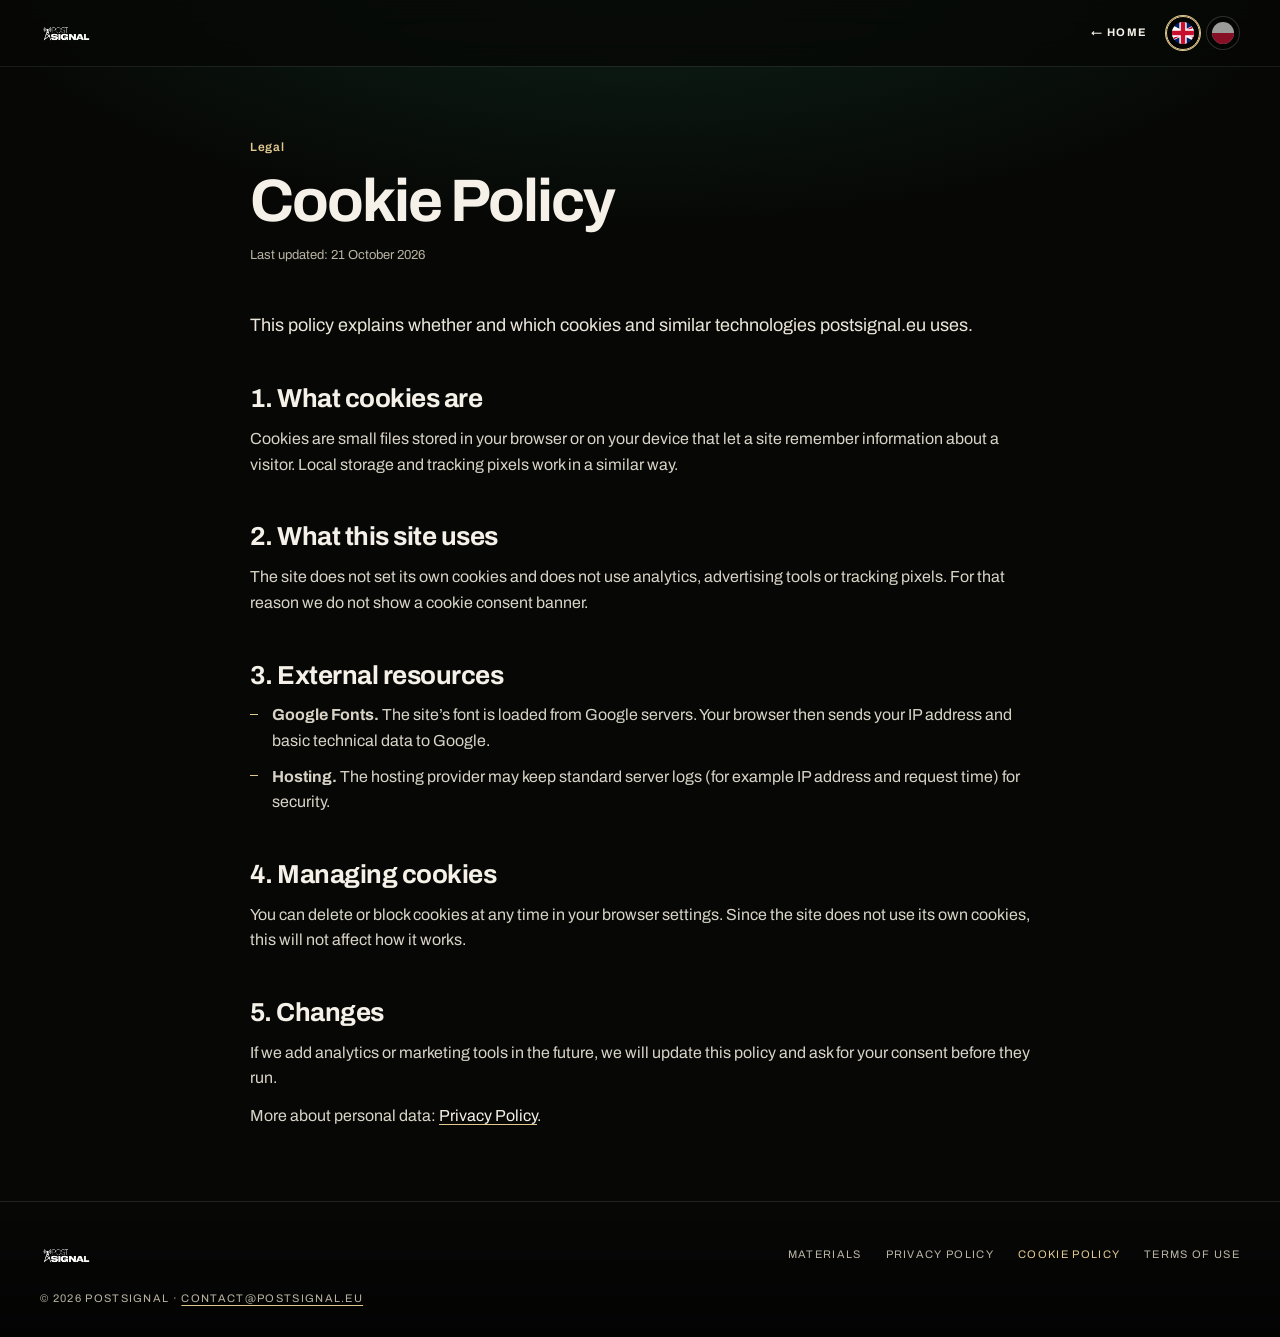
<file: cookie-policy/index.html>
<!DOCTYPE html>
<html lang="en">
<head>
<meta charset="utf-8">
<meta name="viewport" content="width=device-width, initial-scale=1, viewport-fit=cover">
<title>Cookie Policy – PostSignal</title>
<meta name="description" content="Cookie Policy – PostSignal.">
<link rel="canonical" href="https://postsignal.eu/cookie-policy/">
<link rel="alternate" hreflang="en" href="https://postsignal.eu/cookie-policy/">
<link rel="alternate" hreflang="pl" href="https://postsignal.eu/pl/polityka-cookies/">
<meta name="robots" content="index,follow">
<link rel="preconnect" href="https://fonts.googleapis.com"><link rel="preconnect" href="https://fonts.gstatic.com" crossorigin>
<link href="https://fonts.googleapis.com/css2?family=Archivo:wdth,wght@62..125,100..900&display=swap" rel="stylesheet">
<link rel="stylesheet" href="../css/legal.css?v=20261022">
</head>
<body>
<header class="lh">
  <a class="logo" href="../" aria-label="PostSignal"><img src="../assets/img/logo.png" alt="PostSignal"></a>
  <div class="lh-r">
    <a class="back" href="../">← Home</a>
    <div class="lang" role="group" aria-label="Language">
      <a href="./" hreflang="en" lang="en" aria-label="English" title="English" class="on" aria-current="true"><img src="../assets/img/flag-gb.svg" alt="" width="22" height="22"></a>
      <a href="../pl/polityka-cookies/" hreflang="pl" lang="pl" aria-label="Polski" title="Polski"><img src="../assets/img/flag-pl.svg" alt="" width="22" height="22"></a>
    </div>
  </div>
</header>
<main>
  <p class="kicker">Legal</p>
  <h1>Cookie Policy</h1>
  <p class="upd">Last updated: 21 October 2026</p>
  <p class="lead">This policy explains whether and which cookies and similar technologies postsignal.eu uses.</p>
  <h2>1. What cookies are</h2><p>Cookies are small files stored in your browser or on your device that let a site remember information about a visitor. Local storage and tracking pixels work in a similar way.</p><h2>2. What this site uses</h2><p>The site does not set its own cookies and does not use analytics, advertising tools or tracking pixels. For that reason we do not show a cookie consent banner.</p><h2>3. External resources</h2><ul><li><b>Google Fonts.</b> The site’s font is loaded from Google servers. Your browser then sends your IP address and basic technical data to Google.</li><li><b>Hosting.</b> The hosting provider may keep standard server logs (for example IP address and request time) for security.</li></ul><h2>4. Managing cookies</h2><p>You can delete or block cookies at any time in your browser settings. Since the site does not use its own cookies, this will not affect how it works.</p><h2>5. Changes</h2><p>If we add analytics or marketing tools in the future, we will update this policy and ask for your consent before they run.</p><p>More about personal data: <a href="../privacy-policy/">Privacy Policy</a>.</p>
  
</main>
<footer class="lf"><div class="lf-in">
  <a href="../" aria-label="PostSignal"><img src="../assets/img/logo.png" alt="PostSignal"></a>
  <nav aria-label="Footer"><a href="../materials/">Materials</a><a href="../privacy-policy/">Privacy Policy</a><a href="../cookie-policy/" aria-current="page">Cookie Policy</a><a href="../terms/">Terms of Use</a></nav>
  <small>© 2026 PostSignal · <a href="mailto:contact@postsignal.eu" style="color:inherit">contact@postsignal.eu</a></small>
</div></footer>
</body>
</html>
</file>
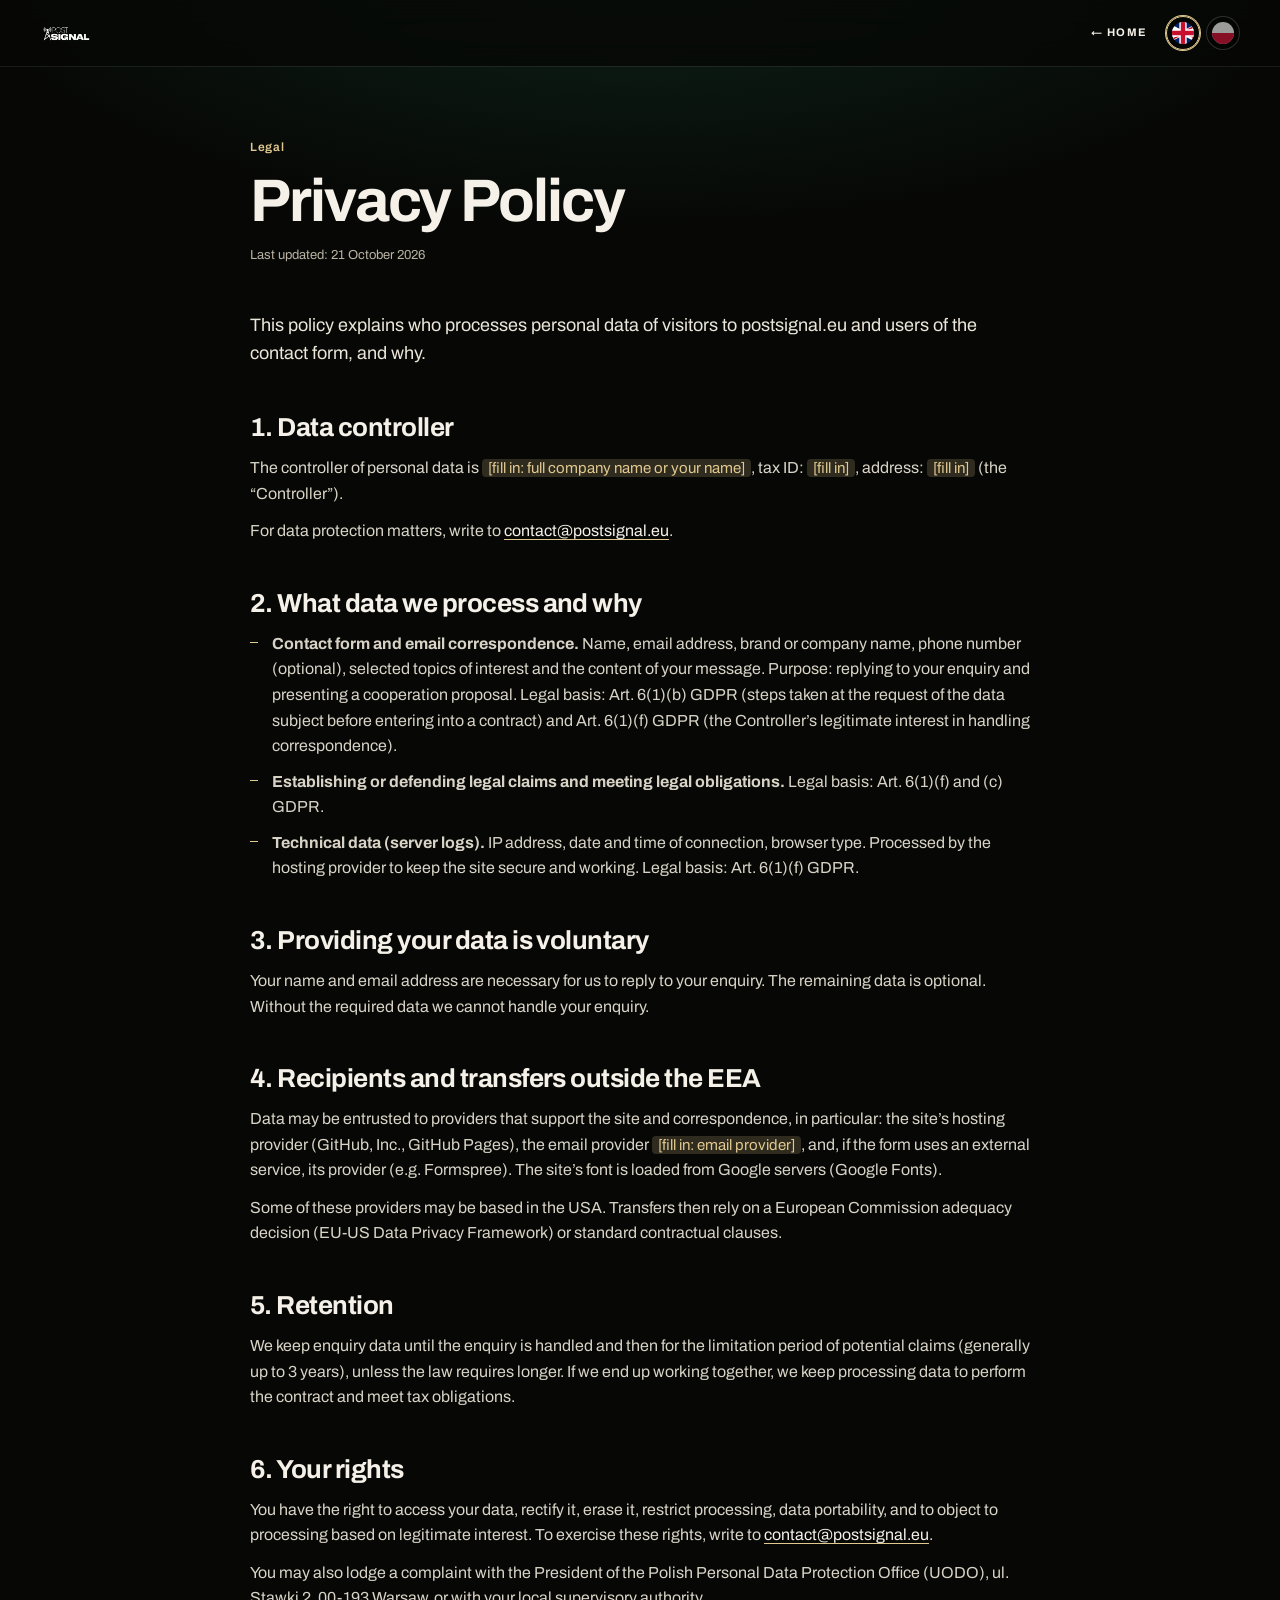
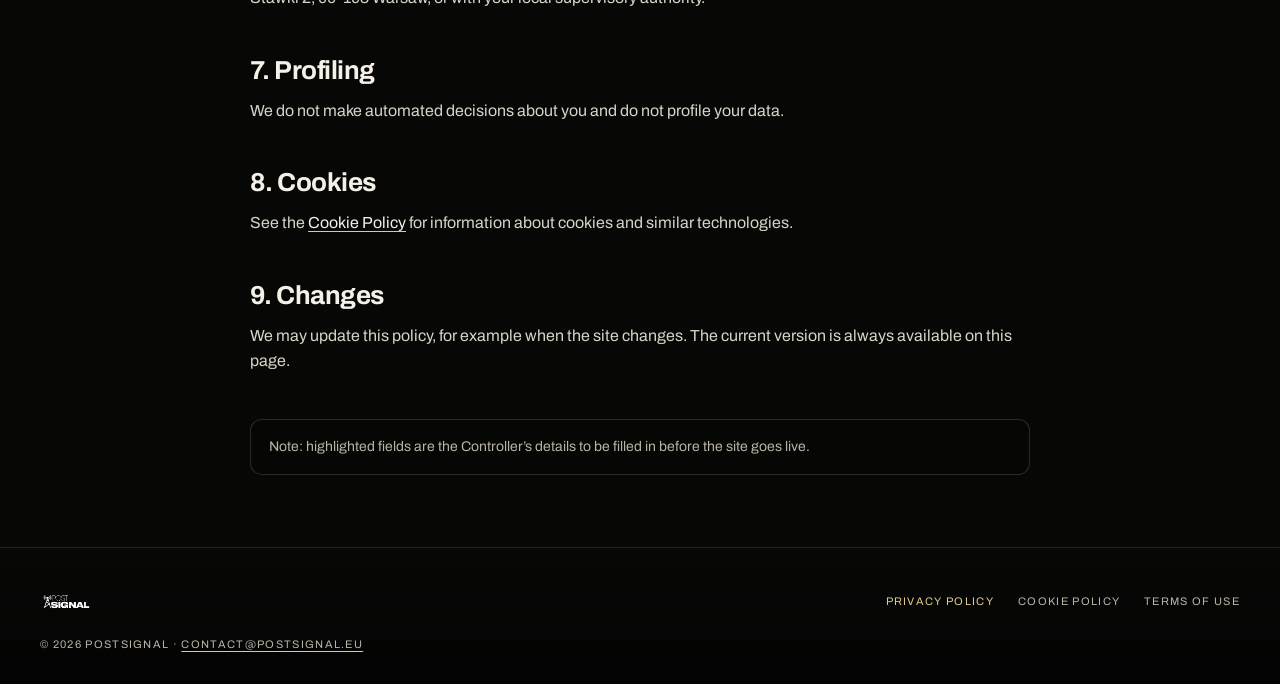
<file: privacy-policy/index.html>
<!DOCTYPE html>
<html lang="en">
<head>
<meta charset="utf-8">
<meta name="viewport" content="width=device-width, initial-scale=1, viewport-fit=cover">
<title>Privacy Policy – PostSignal</title>
<meta name="description" content="Privacy Policy – PostSignal.">
<link rel="canonical" href="https://postsignal.eu/privacy-policy/">
<link rel="alternate" hreflang="en" href="https://postsignal.eu/privacy-policy/">
<link rel="alternate" hreflang="pl" href="https://postsignal.eu/pl/polityka-prywatnosci/">
<meta name="robots" content="index,follow">
<link rel="preconnect" href="https://fonts.googleapis.com"><link rel="preconnect" href="https://fonts.gstatic.com" crossorigin>
<link href="https://fonts.googleapis.com/css2?family=Archivo:wdth,wght@62..125,100..900&display=swap" rel="stylesheet">
<link rel="stylesheet" href="../css/legal.css?v=20261022">
</head>
<body>
<header class="lh">
  <a class="logo" href="../" aria-label="PostSignal"><img src="../assets/img/logo.png" alt="PostSignal"></a>
  <div class="lh-r">
    <a class="back" href="../">← Home</a>
    <div class="lang" role="group" aria-label="Language">
      <a href="./" hreflang="en" lang="en" aria-label="English" title="English" class="on" aria-current="true"><img src="../assets/img/flag-gb.svg" alt="" width="22" height="22"></a>
      <a href="../pl/polityka-prywatnosci/" hreflang="pl" lang="pl" aria-label="Polski" title="Polski"><img src="../assets/img/flag-pl.svg" alt="" width="22" height="22"></a>
    </div>
  </div>
</header>
<main>
  <p class="kicker">Legal</p>
  <h1>Privacy Policy</h1>
  <p class="upd">Last updated: 21 October 2026</p>
  <p class="lead">This policy explains who processes personal data of visitors to postsignal.eu and users of the contact form, and why.</p>
  <h2>1. Data controller</h2><p>The controller of personal data is <mark class="ph">[fill in: full company name or your name]</mark>, tax ID: <mark class="ph">[fill in]</mark>, address: <mark class="ph">[fill in]</mark> (the “Controller”).</p><p>For data protection matters, write to <a href="mailto:contact@postsignal.eu">contact@postsignal.eu</a>.</p><h2>2. What data we process and why</h2><ul><li><b>Contact form and email correspondence.</b> Name, email address, brand or company name, phone number (optional), selected topics of interest and the content of your message. Purpose: replying to your enquiry and presenting a cooperation proposal. Legal basis: Art. 6(1)(b) GDPR (steps taken at the request of the data subject before entering into a contract) and Art. 6(1)(f) GDPR (the Controller’s legitimate interest in handling correspondence).</li><li><b>Establishing or defending legal claims and meeting legal obligations.</b> Legal basis: Art. 6(1)(f) and (c) GDPR.</li><li><b>Technical data (server logs).</b> IP address, date and time of connection, browser type. Processed by the hosting provider to keep the site secure and working. Legal basis: Art. 6(1)(f) GDPR.</li></ul><h2>3. Providing your data is voluntary</h2><p>Your name and email address are necessary for us to reply to your enquiry. The remaining data is optional. Without the required data we cannot handle your enquiry.</p><h2>4. Recipients and transfers outside the EEA</h2><p>Data may be entrusted to providers that support the site and correspondence, in particular: the site’s hosting provider (GitHub, Inc., GitHub Pages), the email provider <mark class="ph">[fill in: email provider]</mark>, and, if the form uses an external service, its provider (e.g. Formspree). The site’s font is loaded from Google servers (Google Fonts).</p><p>Some of these providers may be based in the USA. Transfers then rely on a European Commission adequacy decision (EU-US Data Privacy Framework) or standard contractual clauses.</p><h2>5. Retention</h2><p>We keep enquiry data until the enquiry is handled and then for the limitation period of potential claims (generally up to 3 years), unless the law requires longer. If we end up working together, we keep processing data to perform the contract and meet tax obligations.</p><h2>6. Your rights</h2><p>You have the right to access your data, rectify it, erase it, restrict processing, data portability, and to object to processing based on legitimate interest. To exercise these rights, write to <a href="mailto:contact@postsignal.eu">contact@postsignal.eu</a>.</p><p>You may also lodge a complaint with the President of the Polish Personal Data Protection Office (UODO), ul. Stawki 2, 00-193 Warsaw, or with your local supervisory authority.</p><h2>7. Profiling</h2><p>We do not make automated decisions about you and do not profile your data.</p><h2>8. Cookies</h2><p>See the <a href="../cookie-policy/">Cookie Policy</a> for information about cookies and similar technologies.</p><h2>9. Changes</h2><p>We may update this policy, for example when the site changes. The current version is always available on this page.</p>
  <p class="note">Note: highlighted fields are the Controller’s details to be filled in before the site goes live.</p>
</main>
<footer class="lf"><div class="lf-in">
  <a href="../" aria-label="PostSignal"><img src="../assets/img/logo.png" alt="PostSignal"></a>
  <nav aria-label="Legal"><a href="../privacy-policy/" aria-current="page">Privacy Policy</a><a href="../cookie-policy/">Cookie Policy</a><a href="../terms/">Terms of Use</a></nav>
  <small>© 2026 PostSignal · <a href="mailto:contact@postsignal.eu" style="color:inherit">contact@postsignal.eu</a></small>
</div></footer>
</body>
</html>
</file>
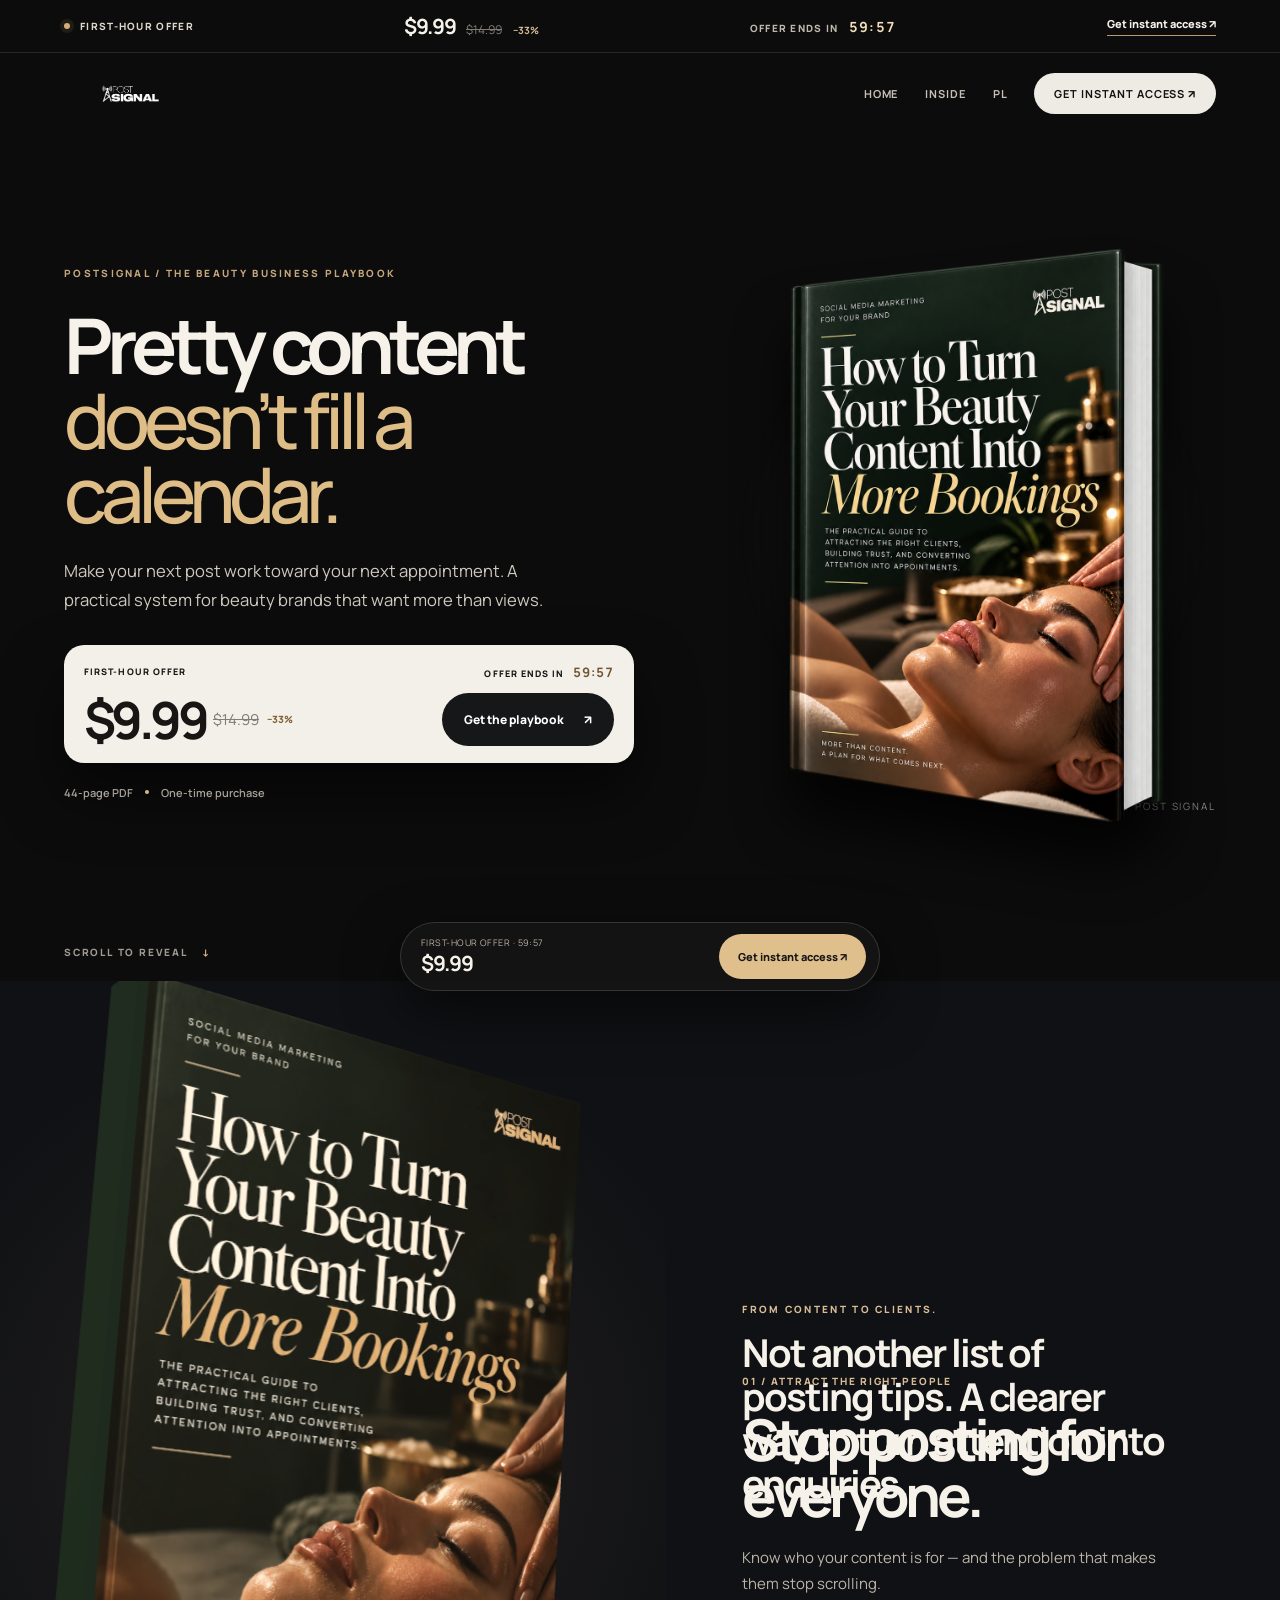
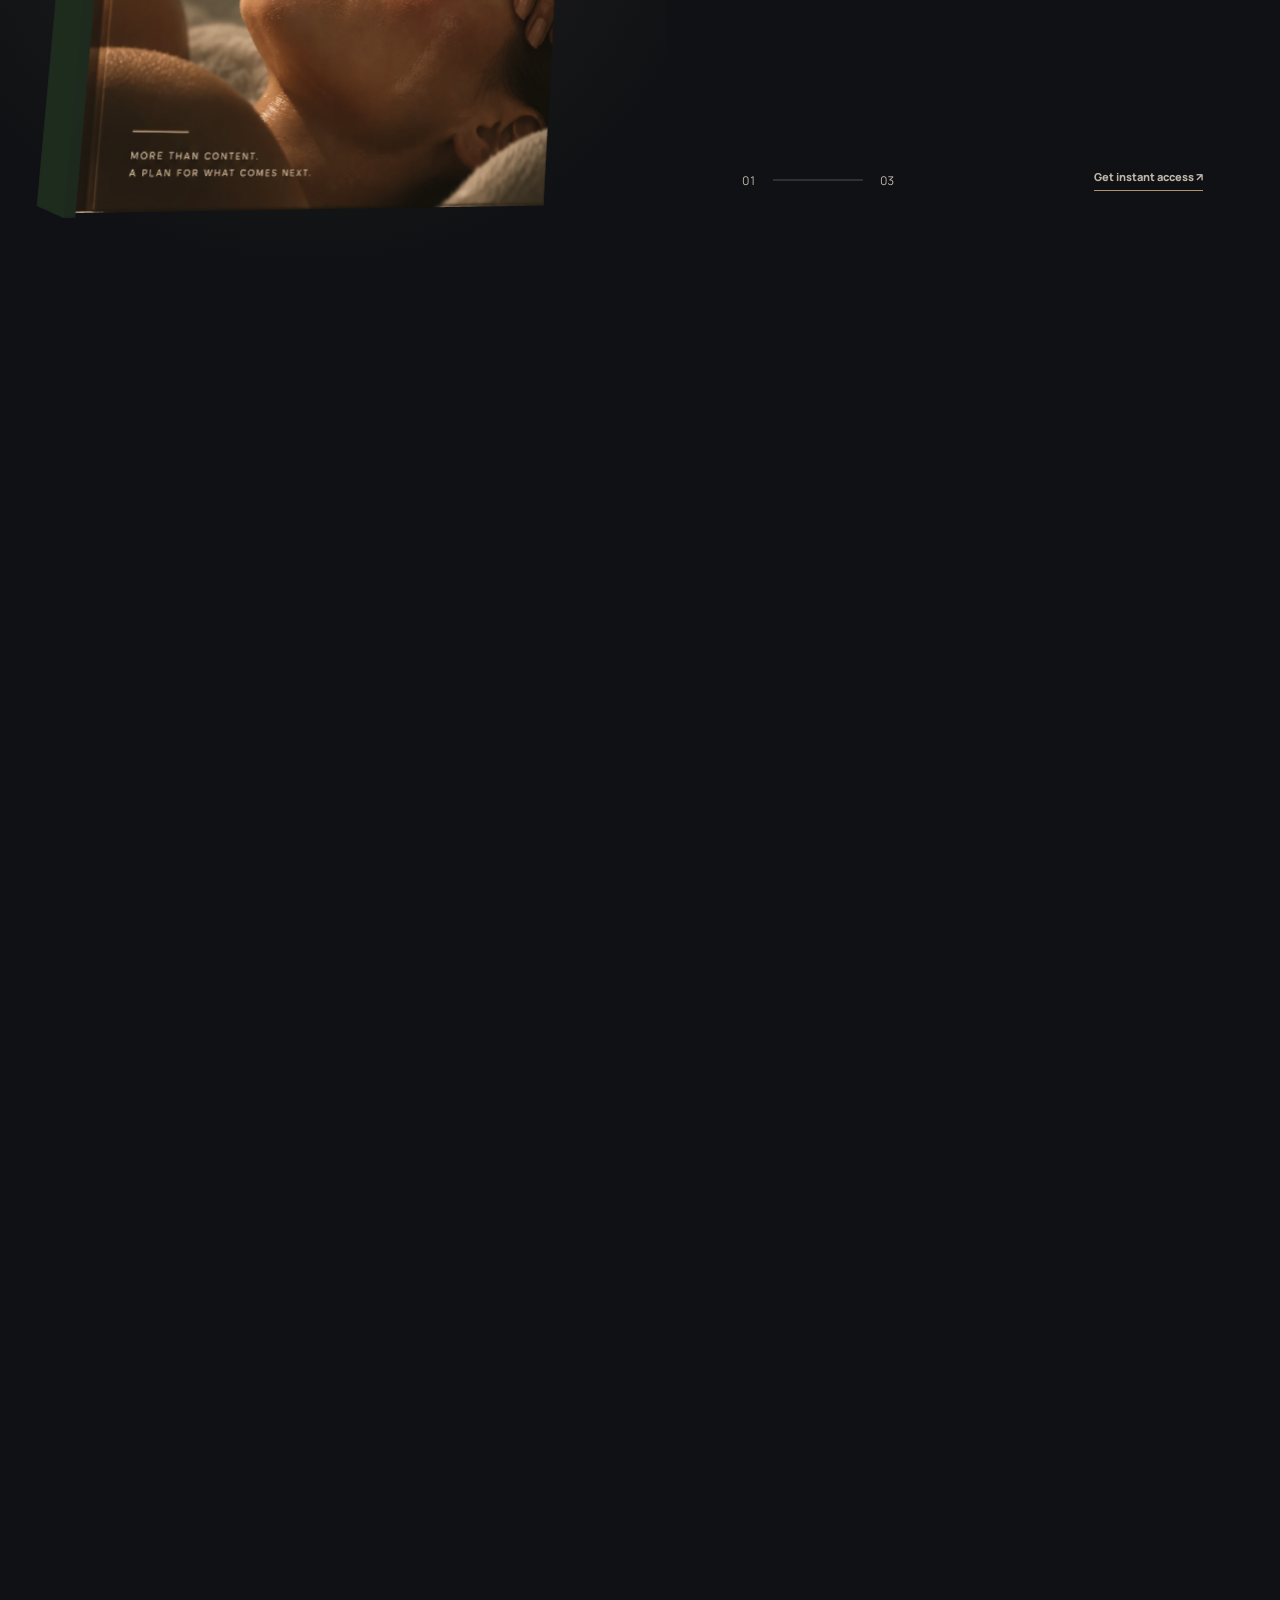
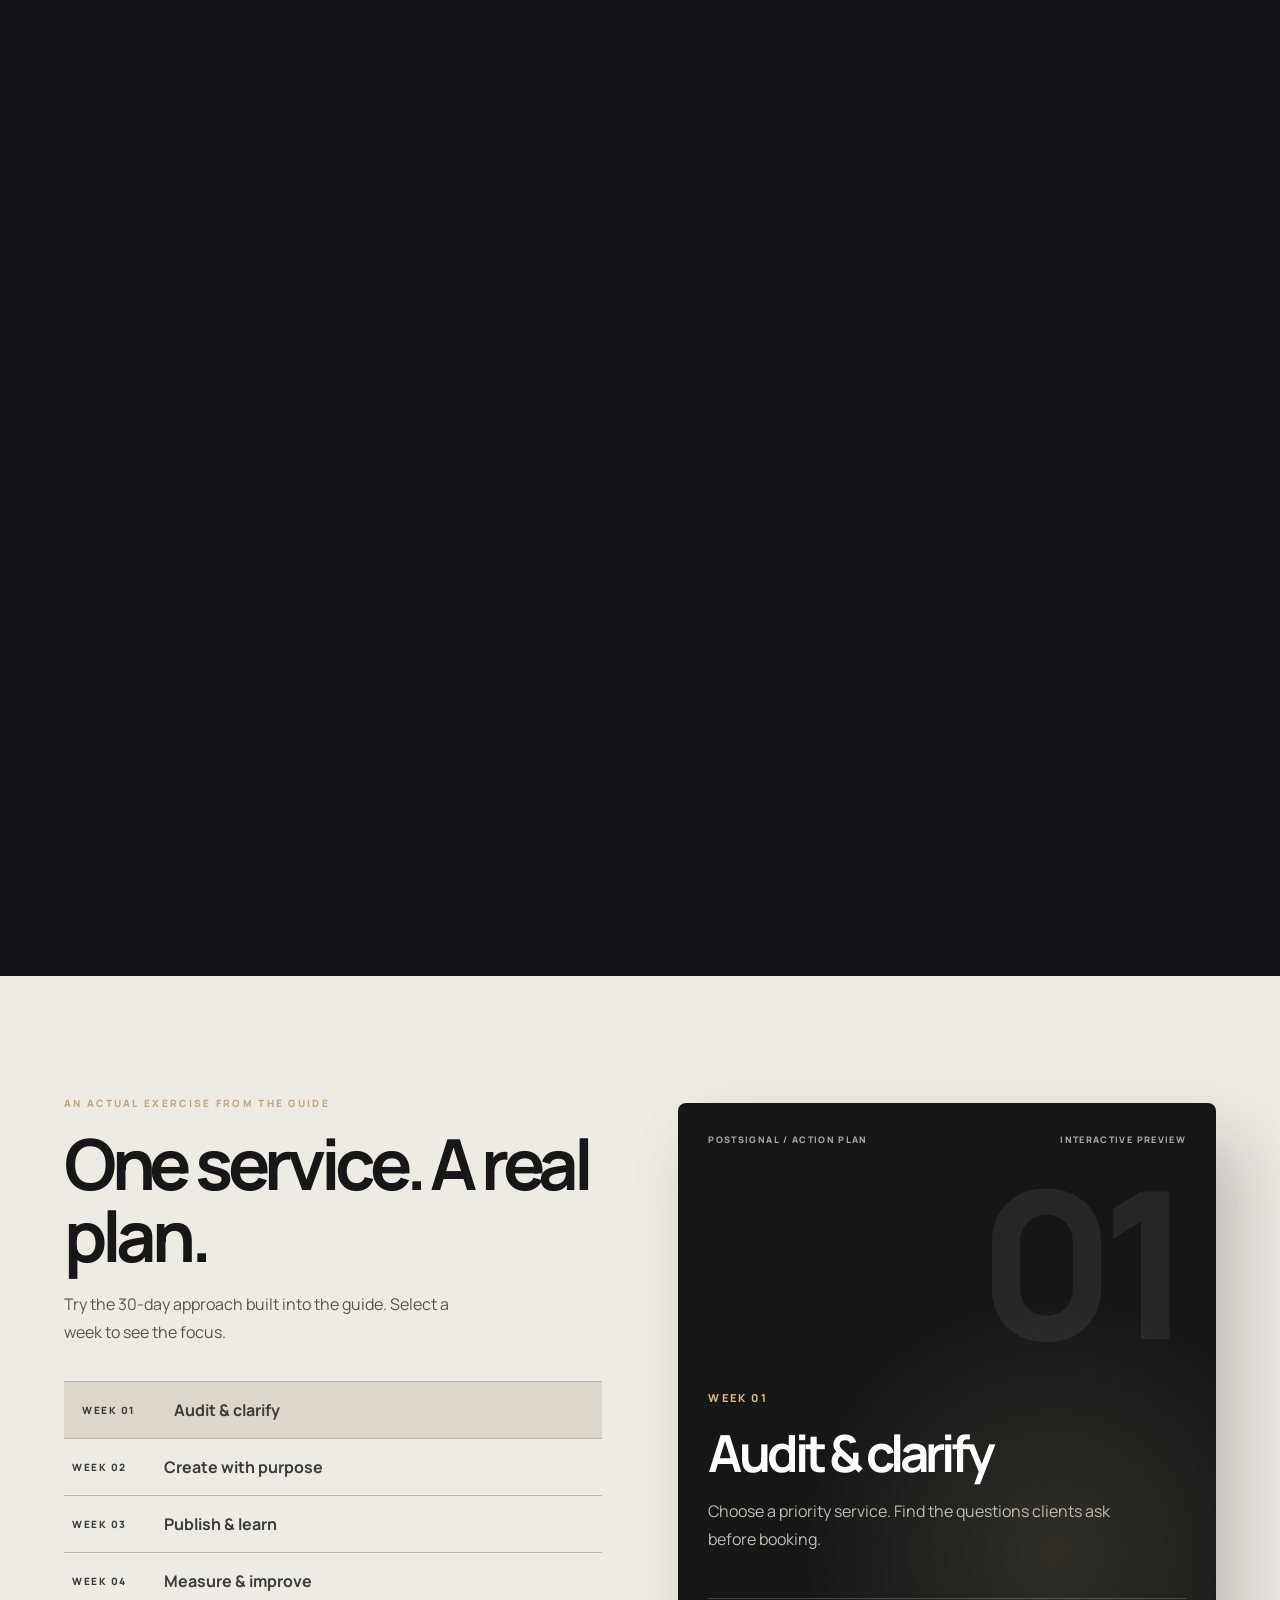
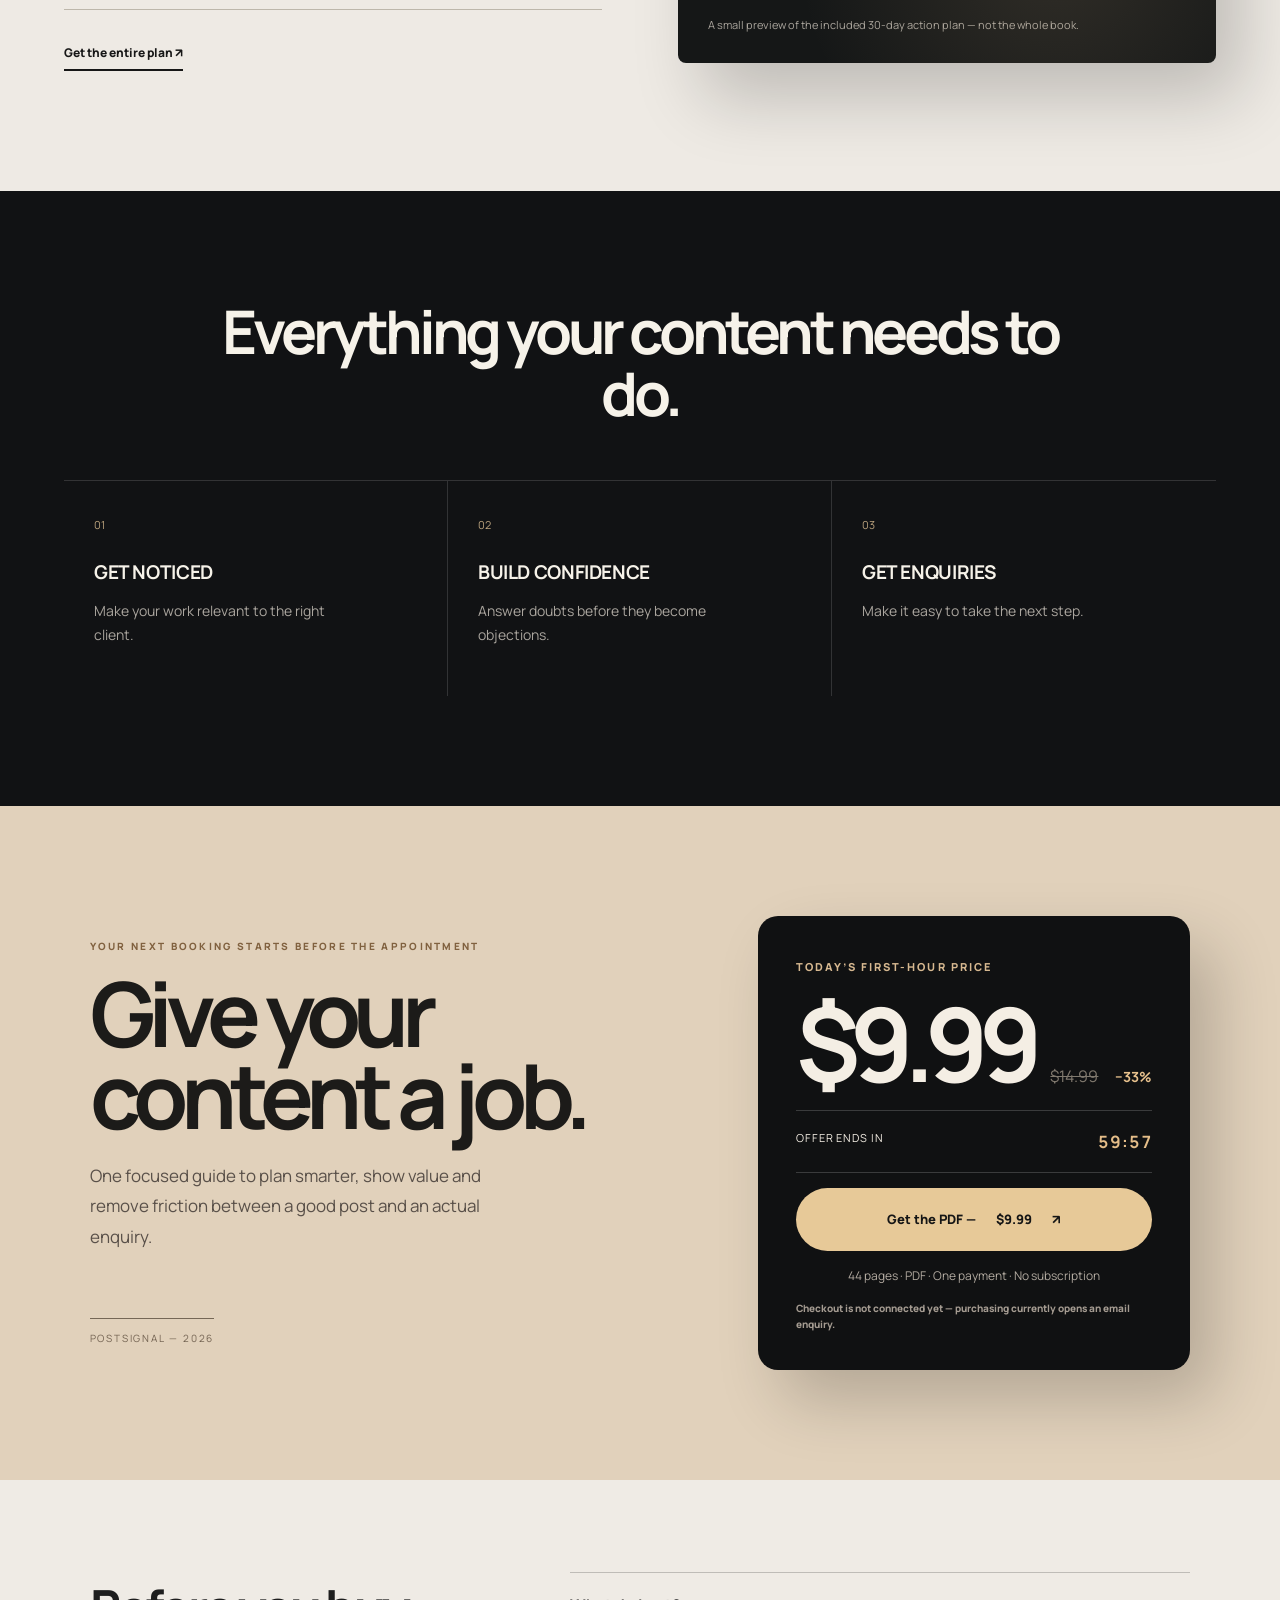
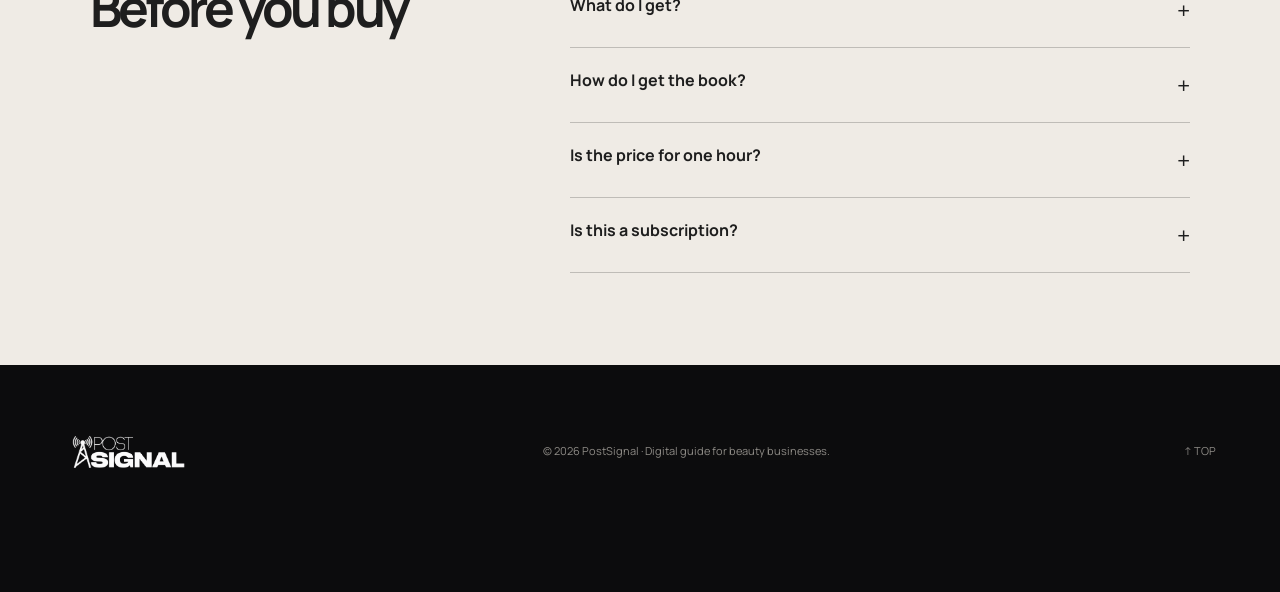
<file: shop/index.html>
<!doctype html><html lang="en"><head><meta charset="utf-8"><meta name="viewport" content="width=device-width,initial-scale=1"><meta name="theme-color" content="#0b0b0c"><title>Shop — More Bookings | PostSignal</title><meta name="description" content="A practical guide to turning beauty content into enquiries and appointments."><link rel="canonical" href="https://postsignal.eu/shop/"><link rel="alternate" hreflang="en" href="https://postsignal.eu/shop/"><link rel="alternate" hreflang="pl" href="https://postsignal.eu/pl/sklep/"><link rel="stylesheet" href="../css/shop.css?v=14"><script type="importmap">{"imports":{"three":"../js/vendor/three.module.min.js"}}</script></head><body>
<div class="progress" aria-hidden="true"></div><div class="offer-dock"><div class="dock-inner"><span class="dock-label"><i></i>FIRST-HOUR OFFER</span><span class="dock-deal"><strong data-price>$9.99</strong><del data-old>$14.99</del><b data-saving>−33%</b></span><span class="dock-time">OFFER ENDS IN <b data-clock>60:00</b></span><a href="mailto:contact@postsignal.eu" data-checkout class="dock-link">Get instant access <span>↗</span></a></div></div>
<header class="header"><a class="brand" href="../" aria-label="PostSignal"><img src="../assets/img/logo.png" alt="PostSignal"></a><nav><a href="../">Home</a><a href="#preview">Inside</a><a href="../pl/sklep/">PL</a><a href="mailto:contact@postsignal.eu" class="header-buy" data-checkout>Get instant access ↗</a></nav></header>
<main><section class="hero" id="top"><div class="hero-copy"><span class="eyebrow">POSTSIGNAL / THE BEAUTY BUSINESS PLAYBOOK</span><h1>Pretty content<em>doesn’t fill a calendar.</em></h1><p class="hero-lead">Make your next post work toward your next appointment. A practical system for beauty brands that want more than views.</p><div class="hero-deal"><div class="deal-top"><span>FIRST-HOUR OFFER</span><span class="deal-timer">OFFER ENDS IN <b data-clock>60:00</b></span></div><div class="deal-bottom"><div class="hero-prices"><strong data-price>$9.99</strong><del data-old>$14.99</del><span data-saving>−33%</span></div><a href="mailto:contact@postsignal.eu" class="primary-buy" data-checkout>Get the playbook <span>↗</span></a></div></div><div class="hero-foot"><span>44-page PDF</span><i></i><span>One-time purchase</span></div></div>
<div class="hero-visual" aria-label="Book product preview"><div class="hero-halo"></div><img src="../assets/shop/ebook-3d.png" alt="How to Turn Your Beauty Content Into More Bookings — ebook" class="hero-image" fetchpriority="high"><span class="hero-number">001 / POST SIGNAL</span></div><div class="hero-scroll">SCROLL TO REVEAL<span>↓</span></div></section>
<section class="chapter" id="story"><div class="chapter-pin"><div class="chapter-visual"><canvas id="book-scene" aria-label="3D book moving with the page scroll"></canvas><div class="scene-fallback"><img src="../assets/shop/ebook-3d.png" alt="Book preview"></div><div class="scene-ground"></div></div><div class="chapter-copy"><div class="chapter-static"><span class="eyebrow">From content to clients.</span><h2>Not another list of posting tips. A clearer way to turn attention into enquiries.</h2></div><article class="chapter-slide is-active" data-chapter="0"><span>01 / ATTRACT THE RIGHT PEOPLE</span><h3>Stop posting for everyone.</h3><p>Know who your content is for — and the problem that makes them stop scrolling.</p></article><article class="chapter-slide" data-chapter="1"><span>02 / TURN VIEWS INTO TRUST</span><h3>Give them a reason to choose you.</h3><p>Use process, proof and useful answers to remove hesitation before a client messages you.</p></article><article class="chapter-slide" data-chapter="2"><span>03 / MAKE BOOKING THE NEXT STEP</span><h3>Make action effortless.</h3><p>Connect the Reel, profile and booking route so interested people know exactly what to do.</p></article><div class="chapter-bottom"><span data-scene-count>01</span><span class="chapter-track"><i data-chapter-progress></i></span><span>03</span><a href="mailto:contact@postsignal.eu" data-checkout class="chapter-buy">Get instant access ↗</a></div></div></div></section>
<section class="preview" id="preview"><div class="preview-copy"><span class="eyebrow">AN ACTUAL EXERCISE FROM THE GUIDE</span><h2>One service. A real plan.</h2><p>Try the 30-day approach built into the guide. Select a week to see the focus.</p><div class="week-tabs"><button class="week-tab is-active" data-week="0" aria-pressed="true"><small>WEEK 01</small><span>Audit &amp; clarify</span></button><button class="week-tab " data-week="1" aria-pressed="false"><small>WEEK 02</small><span>Create with purpose</span></button><button class="week-tab " data-week="2" aria-pressed="false"><small>WEEK 03</small><span>Publish &amp; learn</span></button><button class="week-tab " data-week="3" aria-pressed="false"><small>WEEK 04</small><span>Measure &amp; improve</span></button></div><a href="mailto:contact@postsignal.eu" data-checkout class="preview-cta">Get the entire plan ↗</a></div><div class="preview-display"><div class="calendar-head"><span>POSTSIGNAL / ACTION PLAN</span><span>INTERACTIVE PREVIEW</span></div><div class="week-big" data-week-count>01</div><div class="week-body"><small>WEEK <span data-week-small>01</span></small><h3 data-week-title>Audit &amp; clarify</h3><p data-week-text>Choose a priority service. Find the questions clients ask before booking.</p></div><div class="week-foot">A small preview of the included 30-day action plan — not the whole book.</div></div></section>
<section class="outcomes"><h2>Everything your content needs to do.</h2><div class="outcomes-grid"><div class="outcome"><small>01</small><strong>GET NOTICED</strong><p>Make your work relevant to the right client.</p></div><div class="outcome"><small>02</small><strong>BUILD CONFIDENCE</strong><p>Answer doubts before they become objections.</p></div><div class="outcome"><small>03</small><strong>GET ENQUIRIES</strong><p>Make it easy to take the next step.</p></div></div></section>
<section class="checkout" id="buy"><div class="checkout-copy"><span class="eyebrow">YOUR NEXT BOOKING STARTS BEFORE THE APPOINTMENT</span><h2>Give your content a job.</h2><p>One focused guide to plan smarter, show value and remove friction between a good post and an actual enquiry.</p><span class="checkout-stamp">POSTSIGNAL — 2026</span></div><div class="checkout-offer"><small>TODAY’S FIRST-HOUR PRICE</small><div class="checkout-prices"><strong data-price>$9.99</strong><del data-old>$14.99</del><b data-saving>−33%</b></div><div class="checkout-clock">OFFER ENDS IN <b data-clock>60:00</b></div><a href="mailto:contact@postsignal.eu" class="checkout-button" data-checkout>Get the PDF — <span data-price>$9.99</span> ↗</a><p>44 pages · PDF · One payment · No subscription</p><small class="checkout-warning">Checkout is not connected yet — purchasing currently opens an email enquiry.</small></div></section>
<section class="faq"><h2>Before you buy</h2><div class="faq-items"><details><summary>What do I get?<span>+</span></summary><p>One 44-page digital PDF guide covering beauty content strategy, Reels, trust-building, booking journeys, measurement and a 30-day action plan.</p></details><details><summary>How do I get the book?<span>+</span></summary><p>A secure download must be configured with the payment provider. Until then, the purchase button opens an email enquiry.</p></details><details><summary>Is the price for one hour?<span>+</span></summary><p>The $9.99 introductory offer is displayed for one hour from your first visit in this browser; afterward the page shows $14.99. Eligibility also needs enforcement at checkout.</p></details><details><summary>Is this a subscription?<span>+</span></summary><p>No. It is a one-time purchase for personal business use. Redistribution or resale is not permitted. Applicable consumer rights and the checkout terms still apply.</p></details></div></section></main><footer><a href="../"><img src="../assets/img/logo.png" alt="PostSignal"></a><span>© 2026 PostSignal · Digital guide for beauty businesses.</span><a href="#top">↑ TOP</a></footer>
<div class="sticky-sale" id="sticky-sale"><div><small>FIRST-HOUR OFFER · <span data-clock>60:00</span></small><strong data-price>$9.99</strong></div><a href="mailto:contact@postsignal.eu" data-checkout>Get instant access ↗</a></div>
<script>window.POSTSIGNAL_SHOP_LANGUAGE="en";window.POSTSIGNAL_SHOP_WEEKS=[["Audit & clarify", "Choose a priority service. Find the questions clients ask before booking."], ["Create with purpose", "Plan a Reel, a trust-building post and a useful service explanation."], ["Publish & learn", "Put the content to work and listen to real client questions."], ["Measure & improve", "Check enquiries and booking friction. Refine the next month."]];window.POSTSIGNAL_CLOCK_ENDED="OFFER ENDED";</script><script src="../js/shop.js?v=14" defer></script><script type="module" src="../js/shop-three.js?v=14"></script></body></html>
</file>
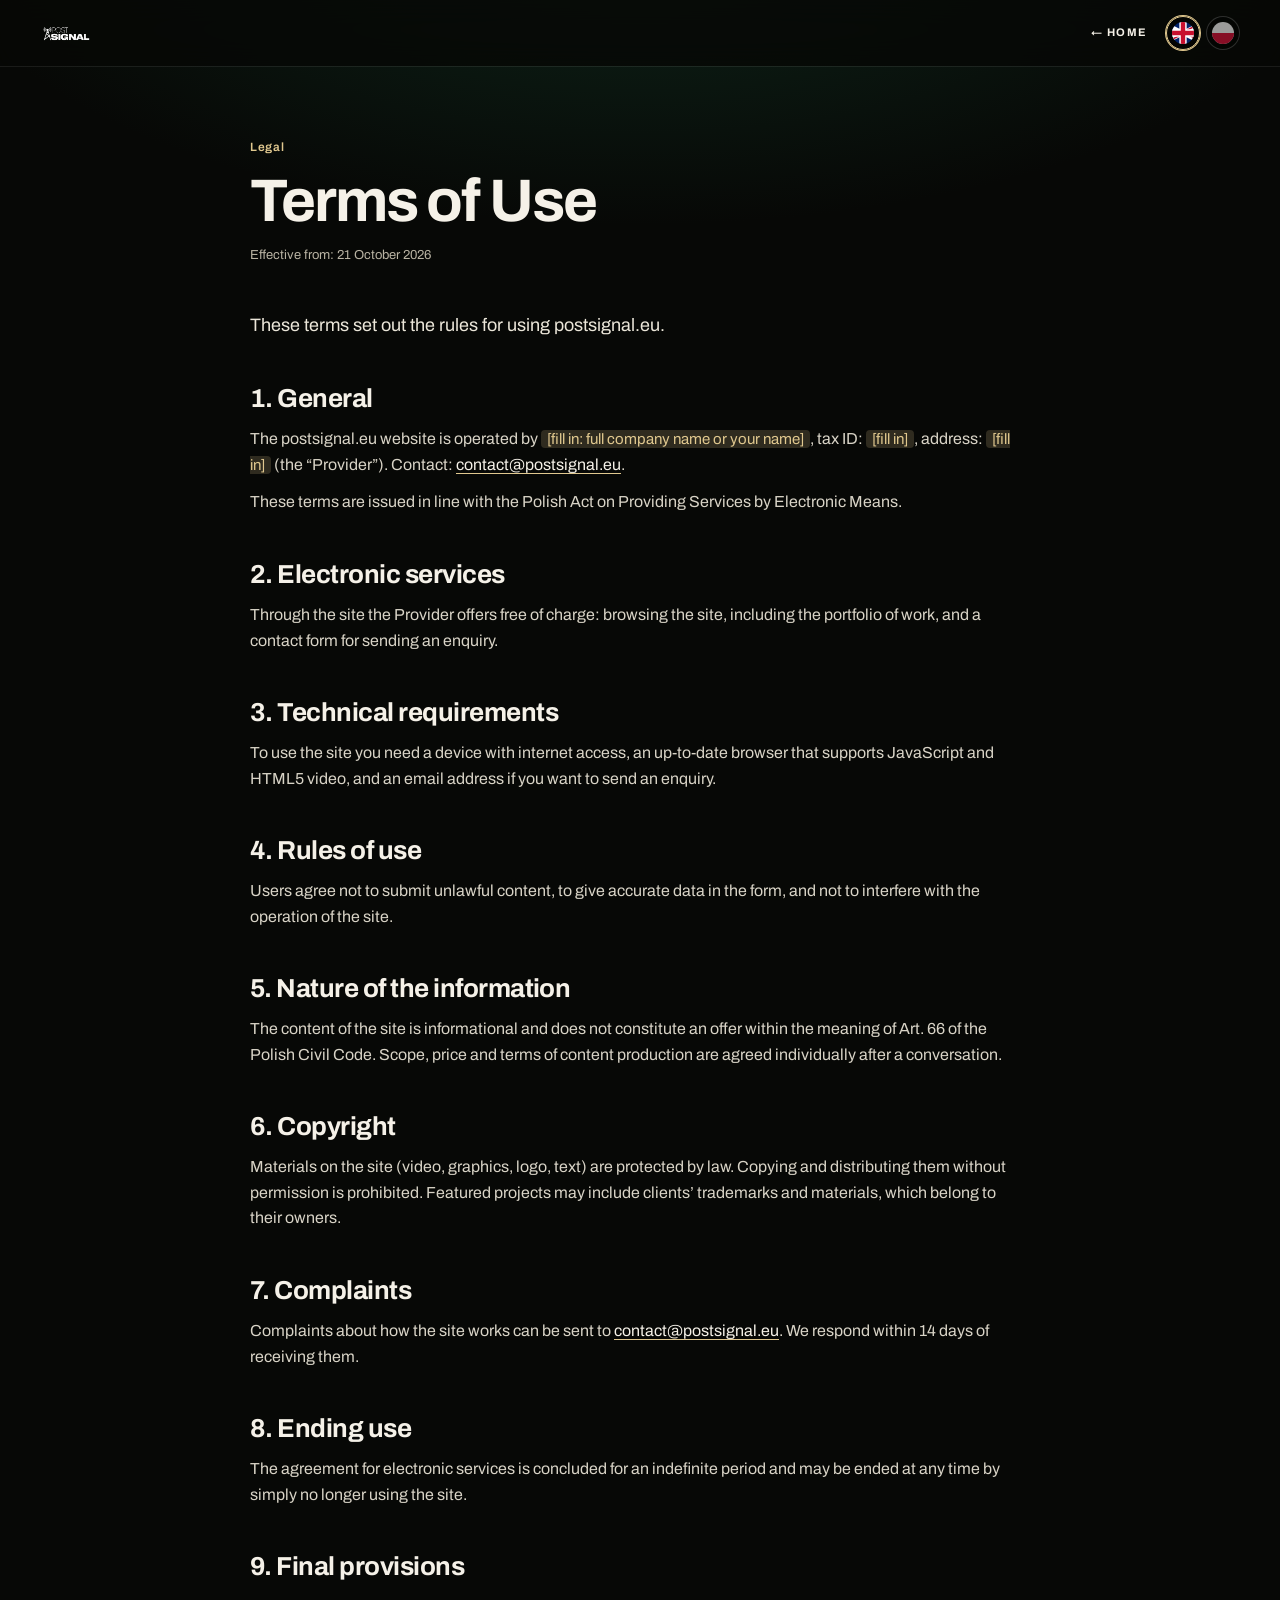
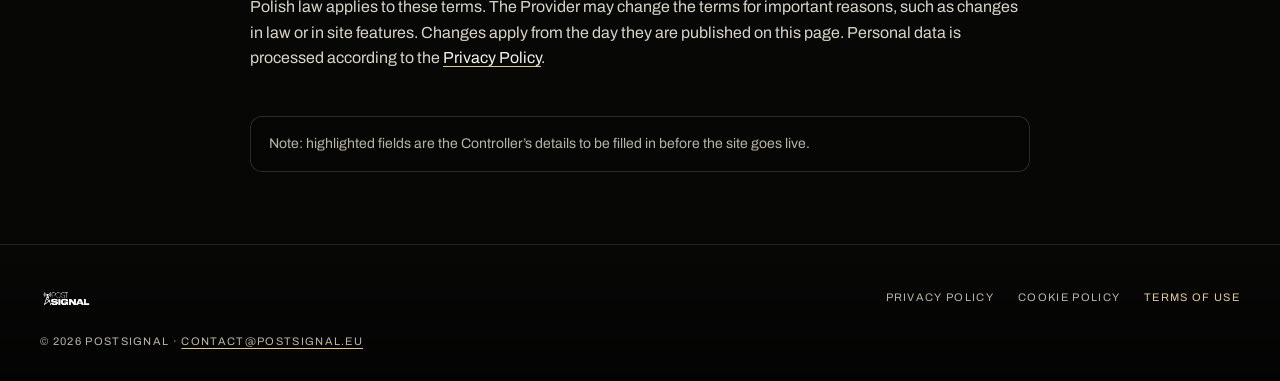
<file: terms/index.html>
<!DOCTYPE html>
<html lang="en">
<head>
<meta charset="utf-8">
<meta name="viewport" content="width=device-width, initial-scale=1, viewport-fit=cover">
<title>Terms of Use – PostSignal</title>
<meta name="description" content="Terms of Use – PostSignal.">
<link rel="canonical" href="https://postsignal.eu/terms/">
<link rel="alternate" hreflang="en" href="https://postsignal.eu/terms/">
<link rel="alternate" hreflang="pl" href="https://postsignal.eu/pl/regulamin/">
<meta name="robots" content="index,follow">
<link rel="preconnect" href="https://fonts.googleapis.com"><link rel="preconnect" href="https://fonts.gstatic.com" crossorigin>
<link href="https://fonts.googleapis.com/css2?family=Archivo:wdth,wght@62..125,100..900&display=swap" rel="stylesheet">
<link rel="stylesheet" href="../css/legal.css?v=20261022">
</head>
<body>
<header class="lh">
  <a class="logo" href="../" aria-label="PostSignal"><img src="../assets/img/logo.png" alt="PostSignal"></a>
  <div class="lh-r">
    <a class="back" href="../">← Home</a>
    <div class="lang" role="group" aria-label="Language">
      <a href="./" hreflang="en" lang="en" aria-label="English" title="English" class="on" aria-current="true"><img src="../assets/img/flag-gb.svg" alt="" width="22" height="22"></a>
      <a href="../pl/regulamin/" hreflang="pl" lang="pl" aria-label="Polski" title="Polski"><img src="../assets/img/flag-pl.svg" alt="" width="22" height="22"></a>
    </div>
  </div>
</header>
<main>
  <p class="kicker">Legal</p>
  <h1>Terms of Use</h1>
  <p class="upd">Effective from: 21 October 2026</p>
  <p class="lead">These terms set out the rules for using postsignal.eu.</p>
  <h2>1. General</h2><p>The postsignal.eu website is operated by <mark class="ph">[fill in: full company name or your name]</mark>, tax ID: <mark class="ph">[fill in]</mark>, address: <mark class="ph">[fill in]</mark> (the “Provider”). Contact: <a href="mailto:contact@postsignal.eu">contact@postsignal.eu</a>.</p><p>These terms are issued in line with the Polish Act on Providing Services by Electronic Means.</p><h2>2. Electronic services</h2><p>Through the site the Provider offers free of charge: browsing the site, including the portfolio of work, and a contact form for sending an enquiry.</p><h2>3. Technical requirements</h2><p>To use the site you need a device with internet access, an up-to-date browser that supports JavaScript and HTML5 video, and an email address if you want to send an enquiry.</p><h2>4. Rules of use</h2><p>Users agree not to submit unlawful content, to give accurate data in the form, and not to interfere with the operation of the site.</p><h2>5. Nature of the information</h2><p>The content of the site is informational and does not constitute an offer within the meaning of Art. 66 of the Polish Civil Code. Scope, price and terms of content production are agreed individually after a conversation.</p><h2>6. Copyright</h2><p>Materials on the site (video, graphics, logo, text) are protected by law. Copying and distributing them without permission is prohibited. Featured projects may include clients’ trademarks and materials, which belong to their owners.</p><h2>7. Complaints</h2><p>Complaints about how the site works can be sent to <a href="mailto:contact@postsignal.eu">contact@postsignal.eu</a>. We respond within 14 days of receiving them.</p><h2>8. Ending use</h2><p>The agreement for electronic services is concluded for an indefinite period and may be ended at any time by simply no longer using the site.</p><h2>9. Final provisions</h2><p>Polish law applies to these terms. The Provider may change the terms for important reasons, such as changes in law or in site features. Changes apply from the day they are published on this page. Personal data is processed according to the <a href="../privacy-policy/">Privacy Policy</a>.</p>
  <p class="note">Note: highlighted fields are the Controller’s details to be filled in before the site goes live.</p>
</main>
<footer class="lf"><div class="lf-in">
  <a href="../" aria-label="PostSignal"><img src="../assets/img/logo.png" alt="PostSignal"></a>
  <nav aria-label="Legal"><a href="../privacy-policy/">Privacy Policy</a><a href="../cookie-policy/">Cookie Policy</a><a href="../terms/" aria-current="page">Terms of Use</a></nav>
  <small>© 2026 PostSignal · <a href="mailto:contact@postsignal.eu" style="color:inherit">contact@postsignal.eu</a></small>
</div></footer>
</body>
</html>
</file>
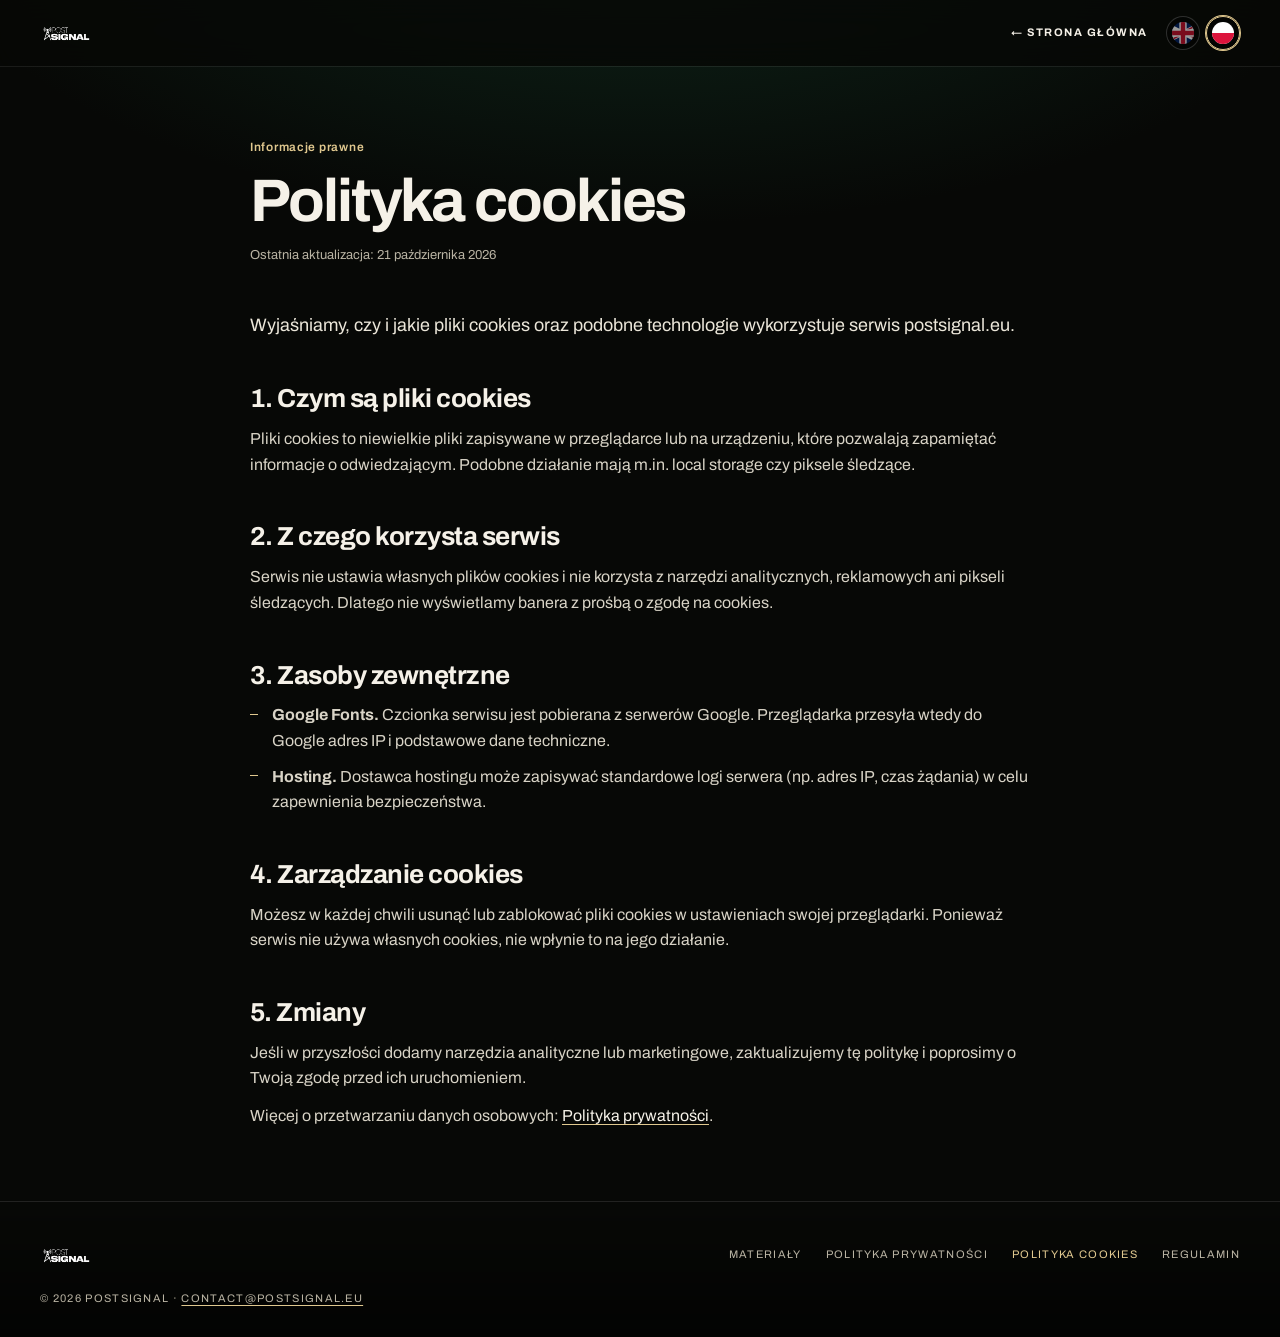
<file: pl/polityka-cookies/index.html>
<!DOCTYPE html>
<html lang="pl">
<head>
<meta charset="utf-8">
<meta name="viewport" content="width=device-width, initial-scale=1, viewport-fit=cover">
<title>Polityka cookies – PostSignal</title>
<meta name="description" content="Polityka cookies – PostSignal.">
<link rel="canonical" href="https://postsignal.eu/pl/polityka-cookies/">
<link rel="alternate" hreflang="pl" href="https://postsignal.eu/pl/polityka-cookies/">
<link rel="alternate" hreflang="en" href="https://postsignal.eu/cookie-policy/">
<meta name="robots" content="index,follow">
<link rel="preconnect" href="https://fonts.googleapis.com"><link rel="preconnect" href="https://fonts.gstatic.com" crossorigin>
<link href="https://fonts.googleapis.com/css2?family=Archivo:wdth,wght@62..125,100..900&display=swap" rel="stylesheet">
<link rel="stylesheet" href="../../css/legal.css?v=20261022">
</head>
<body>
<header class="lh">
  <a class="logo" href="../" aria-label="PostSignal"><img src="../../assets/img/logo.png" alt="PostSignal"></a>
  <div class="lh-r">
    <a class="back" href="../">← Strona główna</a>
    <div class="lang" role="group" aria-label="Język">
      <a href="../../cookie-policy/" hreflang="en" lang="en" aria-label="English" title="English"><img src="../../assets/img/flag-gb.svg" alt="" width="22" height="22"></a>
      <a href="./" hreflang="pl" lang="pl" aria-label="Polski" title="Polski" class="on" aria-current="true"><img src="../../assets/img/flag-pl.svg" alt="" width="22" height="22"></a>
    </div>
  </div>
</header>
<main>
  <p class="kicker">Informacje prawne</p>
  <h1>Polityka cookies</h1>
  <p class="upd">Ostatnia aktualizacja: 21 października 2026</p>
  <p class="lead">Wyjaśniamy, czy i jakie pliki cookies oraz podobne technologie wykorzystuje serwis postsignal.eu.</p>
  <h2>1. Czym są pliki cookies</h2><p>Pliki cookies to niewielkie pliki zapisywane w przeglądarce lub na urządzeniu, które pozwalają zapamiętać informacje o odwiedzającym. Podobne działanie mają m.in. local storage czy piksele śledzące.</p><h2>2. Z czego korzysta serwis</h2><p>Serwis nie ustawia własnych plików cookies i nie korzysta z narzędzi analitycznych, reklamowych ani pikseli śledzących. Dlatego nie wyświetlamy banera z prośbą o zgodę na cookies.</p><h2>3. Zasoby zewnętrzne</h2><ul><li><b>Google Fonts.</b> Czcionka serwisu jest pobierana z serwerów Google. Przeglądarka przesyła wtedy do Google adres IP i podstawowe dane techniczne.</li><li><b>Hosting.</b> Dostawca hostingu może zapisywać standardowe logi serwera (np. adres IP, czas żądania) w celu zapewnienia bezpieczeństwa.</li></ul><h2>4. Zarządzanie cookies</h2><p>Możesz w każdej chwili usunąć lub zablokować pliki cookies w ustawieniach swojej przeglądarki. Ponieważ serwis nie używa własnych cookies, nie wpłynie to na jego działanie.</p><h2>5. Zmiany</h2><p>Jeśli w przyszłości dodamy narzędzia analityczne lub marketingowe, zaktualizujemy tę politykę i poprosimy o Twoją zgodę przed ich uruchomieniem.</p><p>Więcej o przetwarzaniu danych osobowych: <a href="../polityka-prywatnosci/">Polityka prywatności</a>.</p>
  
</main>
<footer class="lf"><div class="lf-in">
  <a href="../" aria-label="PostSignal"><img src="../../assets/img/logo.png" alt="PostSignal"></a>
  <nav aria-label="Stopka"><a href="../materialy/">Materiały</a><a href="../polityka-prywatnosci/">Polityka prywatności</a><a href="../polityka-cookies/" aria-current="page">Polityka cookies</a><a href="../regulamin/">Regulamin</a></nav>
  <small>© 2026 PostSignal · <a href="mailto:contact@postsignal.eu" style="color:inherit">contact@postsignal.eu</a></small>
</div></footer>
</body>
</html>
</file>
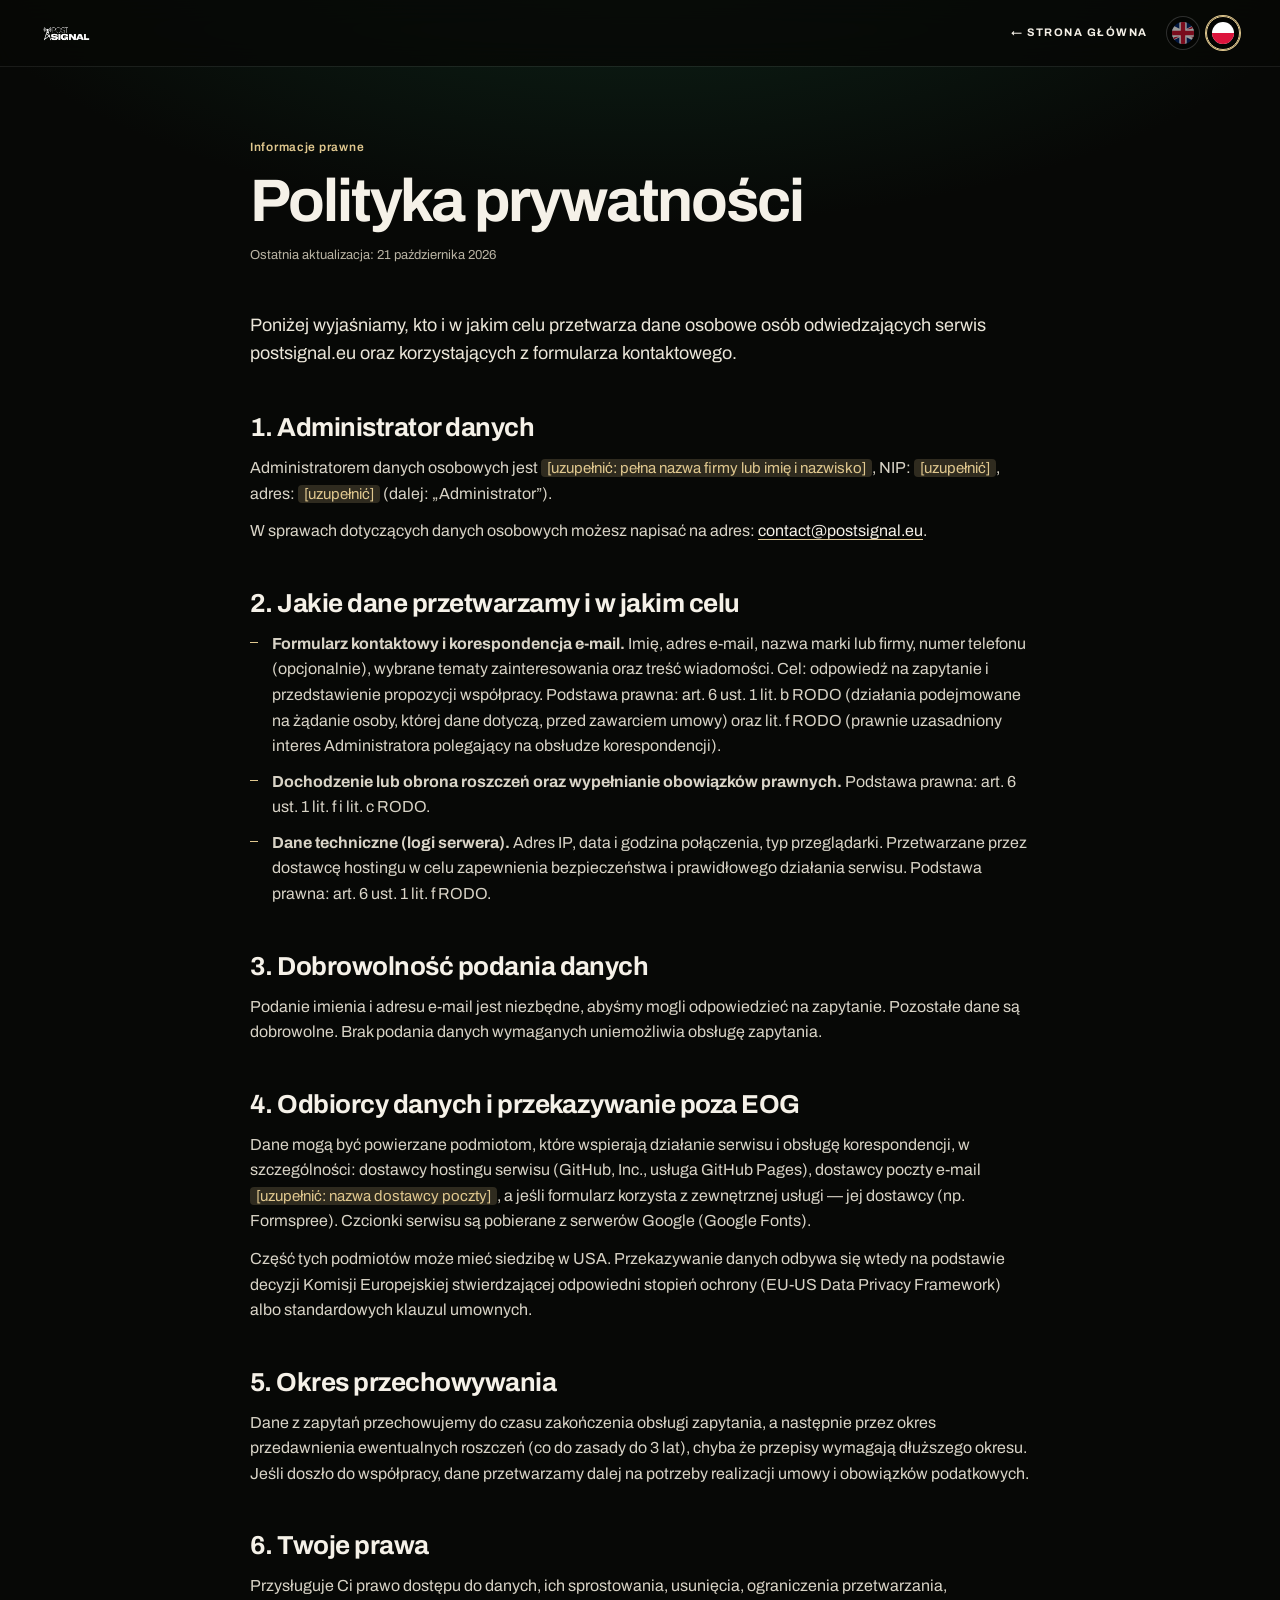
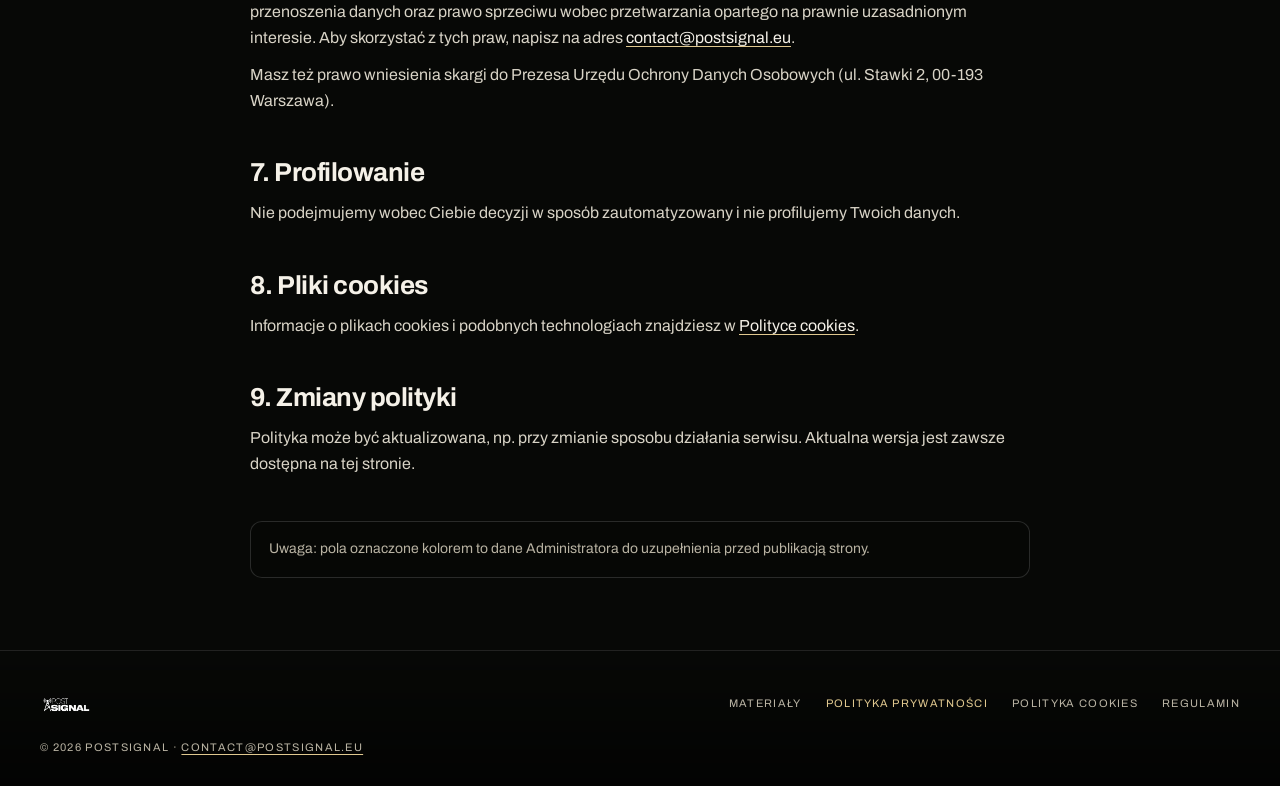
<file: pl/polityka-prywatnosci/index.html>
<!DOCTYPE html>
<html lang="pl">
<head>
<meta charset="utf-8">
<meta name="viewport" content="width=device-width, initial-scale=1, viewport-fit=cover">
<title>Polityka prywatności – PostSignal</title>
<meta name="description" content="Polityka prywatności – PostSignal.">
<link rel="canonical" href="https://postsignal.eu/pl/polityka-prywatnosci/">
<link rel="alternate" hreflang="pl" href="https://postsignal.eu/pl/polityka-prywatnosci/">
<link rel="alternate" hreflang="en" href="https://postsignal.eu/privacy-policy/">
<meta name="robots" content="index,follow">
<link rel="preconnect" href="https://fonts.googleapis.com"><link rel="preconnect" href="https://fonts.gstatic.com" crossorigin>
<link href="https://fonts.googleapis.com/css2?family=Archivo:wdth,wght@62..125,100..900&display=swap" rel="stylesheet">
<link rel="stylesheet" href="../../css/legal.css?v=20261022">
</head>
<body>
<header class="lh">
  <a class="logo" href="../" aria-label="PostSignal"><img src="../../assets/img/logo.png" alt="PostSignal"></a>
  <div class="lh-r">
    <a class="back" href="../">← Strona główna</a>
    <div class="lang" role="group" aria-label="Język">
      <a href="../../privacy-policy/" hreflang="en" lang="en" aria-label="English" title="English"><img src="../../assets/img/flag-gb.svg" alt="" width="22" height="22"></a>
      <a href="./" hreflang="pl" lang="pl" aria-label="Polski" title="Polski" class="on" aria-current="true"><img src="../../assets/img/flag-pl.svg" alt="" width="22" height="22"></a>
    </div>
  </div>
</header>
<main>
  <p class="kicker">Informacje prawne</p>
  <h1>Polityka prywatności</h1>
  <p class="upd">Ostatnia aktualizacja: 21 października 2026</p>
  <p class="lead">Poniżej wyjaśniamy, kto i w jakim celu przetwarza dane osobowe osób odwiedzających serwis postsignal.eu oraz korzystających z formularza kontaktowego.</p>
  <h2>1. Administrator danych</h2><p>Administratorem danych osobowych jest <mark class="ph">[uzupełnić: pełna nazwa firmy lub imię i nazwisko]</mark>, NIP: <mark class="ph">[uzupełnić]</mark>, adres: <mark class="ph">[uzupełnić]</mark> (dalej: „Administrator”).</p><p>W sprawach dotyczących danych osobowych możesz napisać na adres: <a href="mailto:contact@postsignal.eu">contact@postsignal.eu</a>.</p><h2>2. Jakie dane przetwarzamy i w jakim celu</h2><ul><li><b>Formularz kontaktowy i korespondencja e-mail.</b> Imię, adres e-mail, nazwa marki lub firmy, numer telefonu (opcjonalnie), wybrane tematy zainteresowania oraz treść wiadomości. Cel: odpowiedź na zapytanie i przedstawienie propozycji współpracy. Podstawa prawna: art. 6 ust. 1 lit. b RODO (działania podejmowane na żądanie osoby, której dane dotyczą, przed zawarciem umowy) oraz lit. f RODO (prawnie uzasadniony interes Administratora polegający na obsłudze korespondencji).</li><li><b>Dochodzenie lub obrona roszczeń oraz wypełnianie obowiązków prawnych.</b> Podstawa prawna: art. 6 ust. 1 lit. f i lit. c RODO.</li><li><b>Dane techniczne (logi serwera).</b> Adres IP, data i godzina połączenia, typ przeglądarki. Przetwarzane przez dostawcę hostingu w celu zapewnienia bezpieczeństwa i prawidłowego działania serwisu. Podstawa prawna: art. 6 ust. 1 lit. f RODO.</li></ul><h2>3. Dobrowolność podania danych</h2><p>Podanie imienia i adresu e-mail jest niezbędne, abyśmy mogli odpowiedzieć na zapytanie. Pozostałe dane są dobrowolne. Brak podania danych wymaganych uniemożliwia obsługę zapytania.</p><h2>4. Odbiorcy danych i przekazywanie poza EOG</h2><p>Dane mogą być powierzane podmiotom, które wspierają działanie serwisu i obsługę korespondencji, w szczególności: dostawcy hostingu serwisu (GitHub, Inc., usługa GitHub Pages), dostawcy poczty e-mail <mark class="ph">[uzupełnić: nazwa dostawcy poczty]</mark>, a jeśli formularz korzysta z zewnętrznej usługi — jej dostawcy (np. Formspree). Czcionki serwisu są pobierane z serwerów Google (Google Fonts).</p><p>Część tych podmiotów może mieć siedzibę w USA. Przekazywanie danych odbywa się wtedy na podstawie decyzji Komisji Europejskiej stwierdzającej odpowiedni stopień ochrony (EU-US Data Privacy Framework) albo standardowych klauzul umownych.</p><h2>5. Okres przechowywania</h2><p>Dane z zapytań przechowujemy do czasu zakończenia obsługi zapytania, a następnie przez okres przedawnienia ewentualnych roszczeń (co do zasady do 3 lat), chyba że przepisy wymagają dłuższego okresu. Jeśli doszło do współpracy, dane przetwarzamy dalej na potrzeby realizacji umowy i obowiązków podatkowych.</p><h2>6. Twoje prawa</h2><p>Przysługuje Ci prawo dostępu do danych, ich sprostowania, usunięcia, ograniczenia przetwarzania, przenoszenia danych oraz prawo sprzeciwu wobec przetwarzania opartego na prawnie uzasadnionym interesie. Aby skorzystać z tych praw, napisz na adres <a href="mailto:contact@postsignal.eu">contact@postsignal.eu</a>.</p><p>Masz też prawo wniesienia skargi do Prezesa Urzędu Ochrony Danych Osobowych (ul. Stawki 2, 00-193 Warszawa).</p><h2>7. Profilowanie</h2><p>Nie podejmujemy wobec Ciebie decyzji w sposób zautomatyzowany i nie profilujemy Twoich danych.</p><h2>8. Pliki cookies</h2><p>Informacje o plikach cookies i podobnych technologiach znajdziesz w <a href="../polityka-cookies/">Polityce cookies</a>.</p><h2>9. Zmiany polityki</h2><p>Polityka może być aktualizowana, np. przy zmianie sposobu działania serwisu. Aktualna wersja jest zawsze dostępna na tej stronie.</p>
  <p class="note">Uwaga: pola oznaczone kolorem to dane Administratora do uzupełnienia przed publikacją strony.</p>
</main>
<footer class="lf"><div class="lf-in">
  <a href="../" aria-label="PostSignal"><img src="../../assets/img/logo.png" alt="PostSignal"></a>
  <nav aria-label="Stopka"><a href="../materialy/">Materiały</a><a href="../polityka-prywatnosci/" aria-current="page">Polityka prywatności</a><a href="../polityka-cookies/">Polityka cookies</a><a href="../regulamin/">Regulamin</a></nav>
  <small>© 2026 PostSignal · <a href="mailto:contact@postsignal.eu" style="color:inherit">contact@postsignal.eu</a></small>
</div></footer>
</body>
</html>
</file>
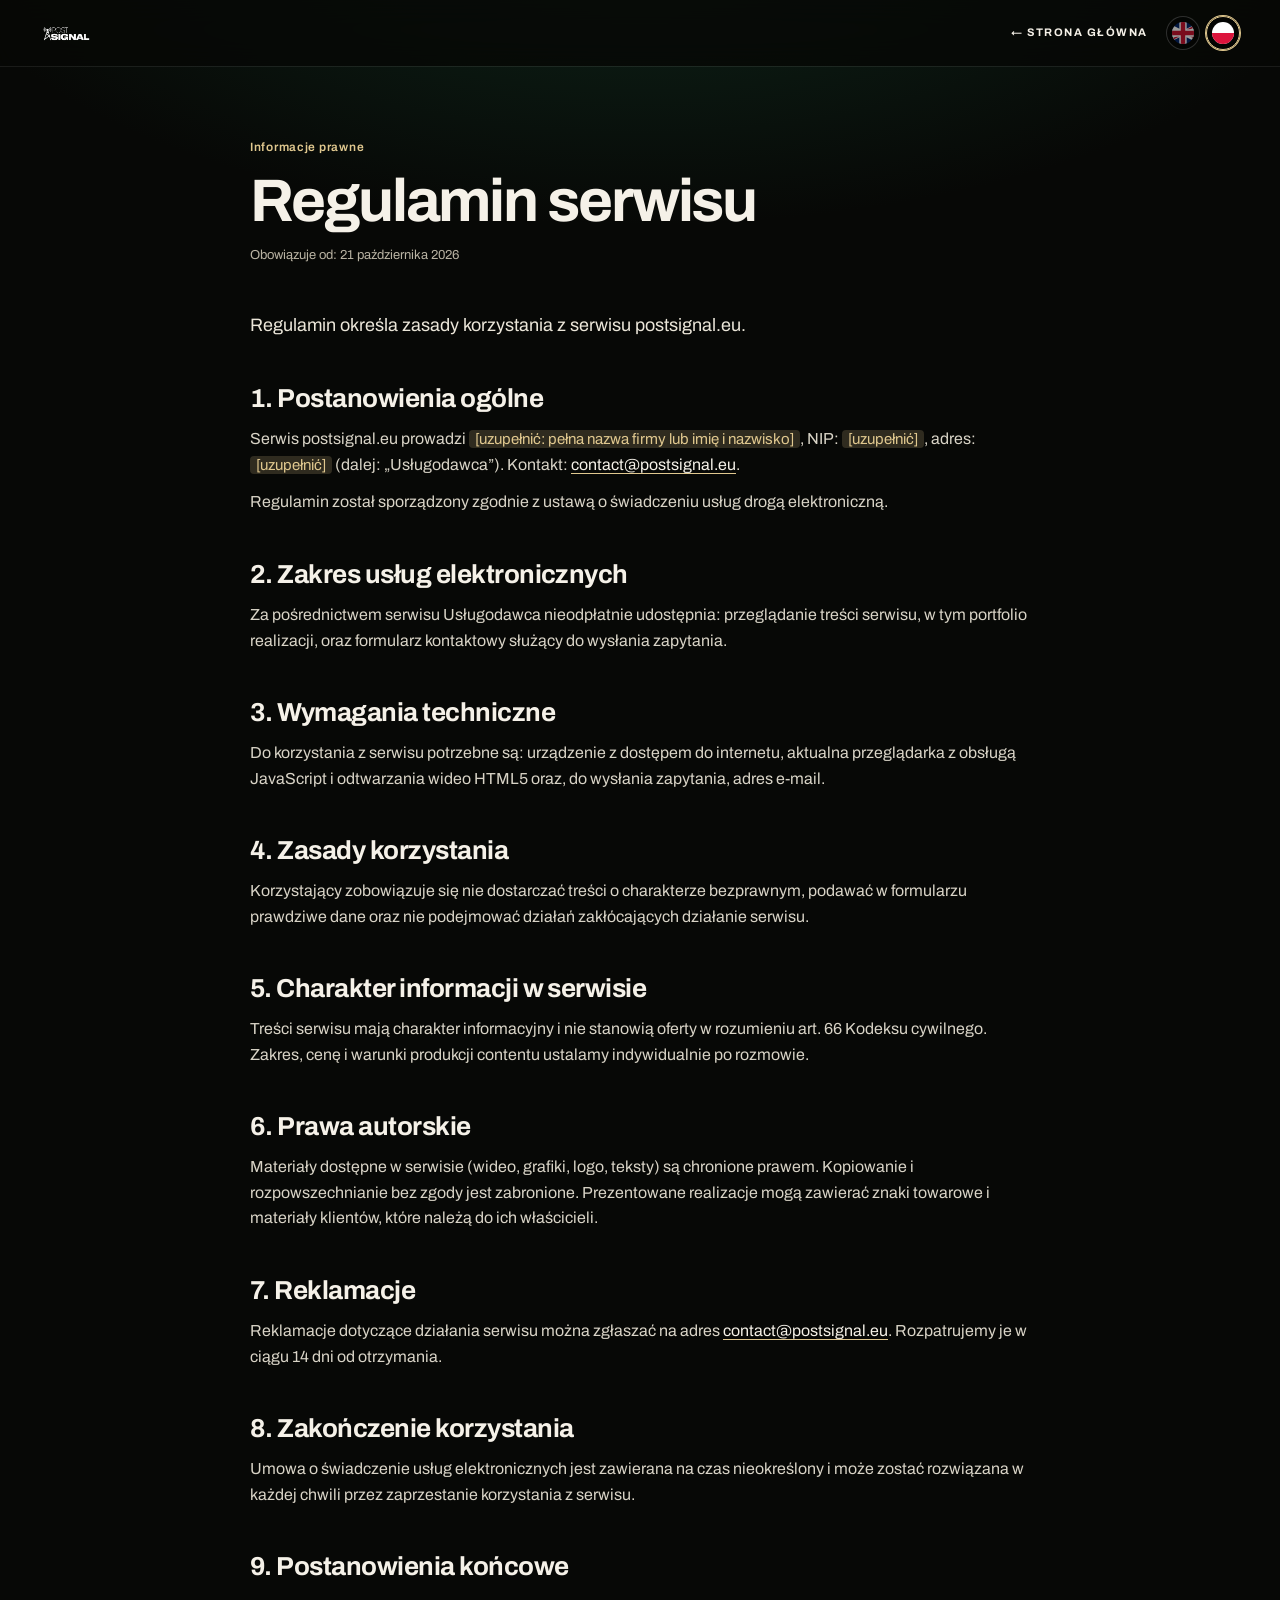
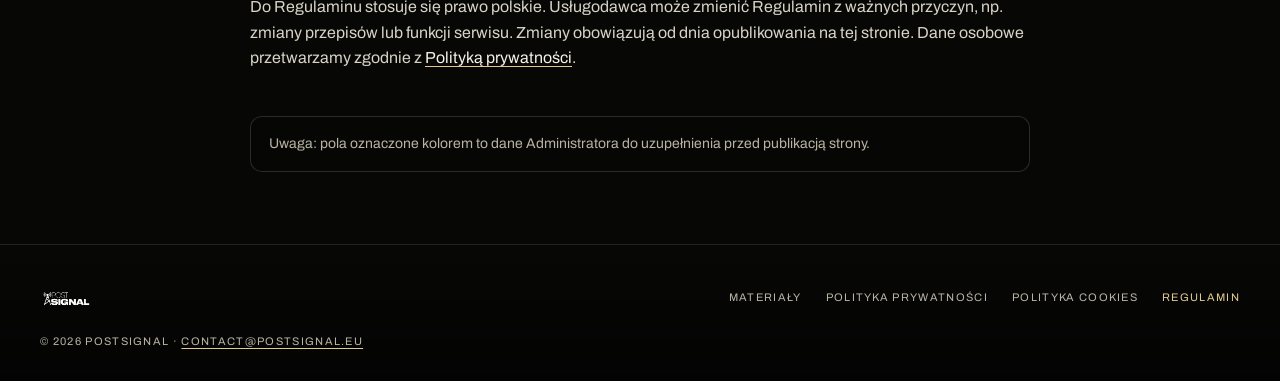
<file: pl/regulamin/index.html>
<!DOCTYPE html>
<html lang="pl">
<head>
<meta charset="utf-8">
<meta name="viewport" content="width=device-width, initial-scale=1, viewport-fit=cover">
<title>Regulamin serwisu – PostSignal</title>
<meta name="description" content="Regulamin serwisu – PostSignal.">
<link rel="canonical" href="https://postsignal.eu/pl/regulamin/">
<link rel="alternate" hreflang="pl" href="https://postsignal.eu/pl/regulamin/">
<link rel="alternate" hreflang="en" href="https://postsignal.eu/terms/">
<meta name="robots" content="index,follow">
<link rel="preconnect" href="https://fonts.googleapis.com"><link rel="preconnect" href="https://fonts.gstatic.com" crossorigin>
<link href="https://fonts.googleapis.com/css2?family=Archivo:wdth,wght@62..125,100..900&display=swap" rel="stylesheet">
<link rel="stylesheet" href="../../css/legal.css?v=20261022">
</head>
<body>
<header class="lh">
  <a class="logo" href="../" aria-label="PostSignal"><img src="../../assets/img/logo.png" alt="PostSignal"></a>
  <div class="lh-r">
    <a class="back" href="../">← Strona główna</a>
    <div class="lang" role="group" aria-label="Język">
      <a href="../../terms/" hreflang="en" lang="en" aria-label="English" title="English"><img src="../../assets/img/flag-gb.svg" alt="" width="22" height="22"></a>
      <a href="./" hreflang="pl" lang="pl" aria-label="Polski" title="Polski" class="on" aria-current="true"><img src="../../assets/img/flag-pl.svg" alt="" width="22" height="22"></a>
    </div>
  </div>
</header>
<main>
  <p class="kicker">Informacje prawne</p>
  <h1>Regulamin serwisu</h1>
  <p class="upd">Obowiązuje od: 21 października 2026</p>
  <p class="lead">Regulamin określa zasady korzystania z serwisu postsignal.eu.</p>
  <h2>1. Postanowienia ogólne</h2><p>Serwis postsignal.eu prowadzi <mark class="ph">[uzupełnić: pełna nazwa firmy lub imię i nazwisko]</mark>, NIP: <mark class="ph">[uzupełnić]</mark>, adres: <mark class="ph">[uzupełnić]</mark> (dalej: „Usługodawca”). Kontakt: <a href="mailto:contact@postsignal.eu">contact@postsignal.eu</a>.</p><p>Regulamin został sporządzony zgodnie z ustawą o świadczeniu usług drogą elektroniczną.</p><h2>2. Zakres usług elektronicznych</h2><p>Za pośrednictwem serwisu Usługodawca nieodpłatnie udostępnia: przeglądanie treści serwisu, w tym portfolio realizacji, oraz formularz kontaktowy służący do wysłania zapytania.</p><h2>3. Wymagania techniczne</h2><p>Do korzystania z serwisu potrzebne są: urządzenie z dostępem do internetu, aktualna przeglądarka z obsługą JavaScript i odtwarzania wideo HTML5 oraz, do wysłania zapytania, adres e-mail.</p><h2>4. Zasady korzystania</h2><p>Korzystający zobowiązuje się nie dostarczać treści o charakterze bezprawnym, podawać w formularzu prawdziwe dane oraz nie podejmować działań zakłócających działanie serwisu.</p><h2>5. Charakter informacji w serwisie</h2><p>Treści serwisu mają charakter informacyjny i nie stanowią oferty w rozumieniu art. 66 Kodeksu cywilnego. Zakres, cenę i warunki produkcji contentu ustalamy indywidualnie po rozmowie.</p><h2>6. Prawa autorskie</h2><p>Materiały dostępne w serwisie (wideo, grafiki, logo, teksty) są chronione prawem. Kopiowanie i rozpowszechnianie bez zgody jest zabronione. Prezentowane realizacje mogą zawierać znaki towarowe i materiały klientów, które należą do ich właścicieli.</p><h2>7. Reklamacje</h2><p>Reklamacje dotyczące działania serwisu można zgłaszać na adres <a href="mailto:contact@postsignal.eu">contact@postsignal.eu</a>. Rozpatrujemy je w ciągu 14 dni od otrzymania.</p><h2>8. Zakończenie korzystania</h2><p>Umowa o świadczenie usług elektronicznych jest zawierana na czas nieokreślony i może zostać rozwiązana w każdej chwili przez zaprzestanie korzystania z serwisu.</p><h2>9. Postanowienia końcowe</h2><p>Do Regulaminu stosuje się prawo polskie. Usługodawca może zmienić Regulamin z ważnych przyczyn, np. zmiany przepisów lub funkcji serwisu. Zmiany obowiązują od dnia opublikowania na tej stronie. Dane osobowe przetwarzamy zgodnie z <a href="../polityka-prywatnosci/">Polityką prywatności</a>.</p>
  <p class="note">Uwaga: pola oznaczone kolorem to dane Administratora do uzupełnienia przed publikacją strony.</p>
</main>
<footer class="lf"><div class="lf-in">
  <a href="../" aria-label="PostSignal"><img src="../../assets/img/logo.png" alt="PostSignal"></a>
  <nav aria-label="Stopka"><a href="../materialy/">Materiały</a><a href="../polityka-prywatnosci/">Polityka prywatności</a><a href="../polityka-cookies/">Polityka cookies</a><a href="../regulamin/" aria-current="page">Regulamin</a></nav>
  <small>© 2026 PostSignal · <a href="mailto:contact@postsignal.eu" style="color:inherit">contact@postsignal.eu</a></small>
</div></footer>
</body>
</html>
</file>
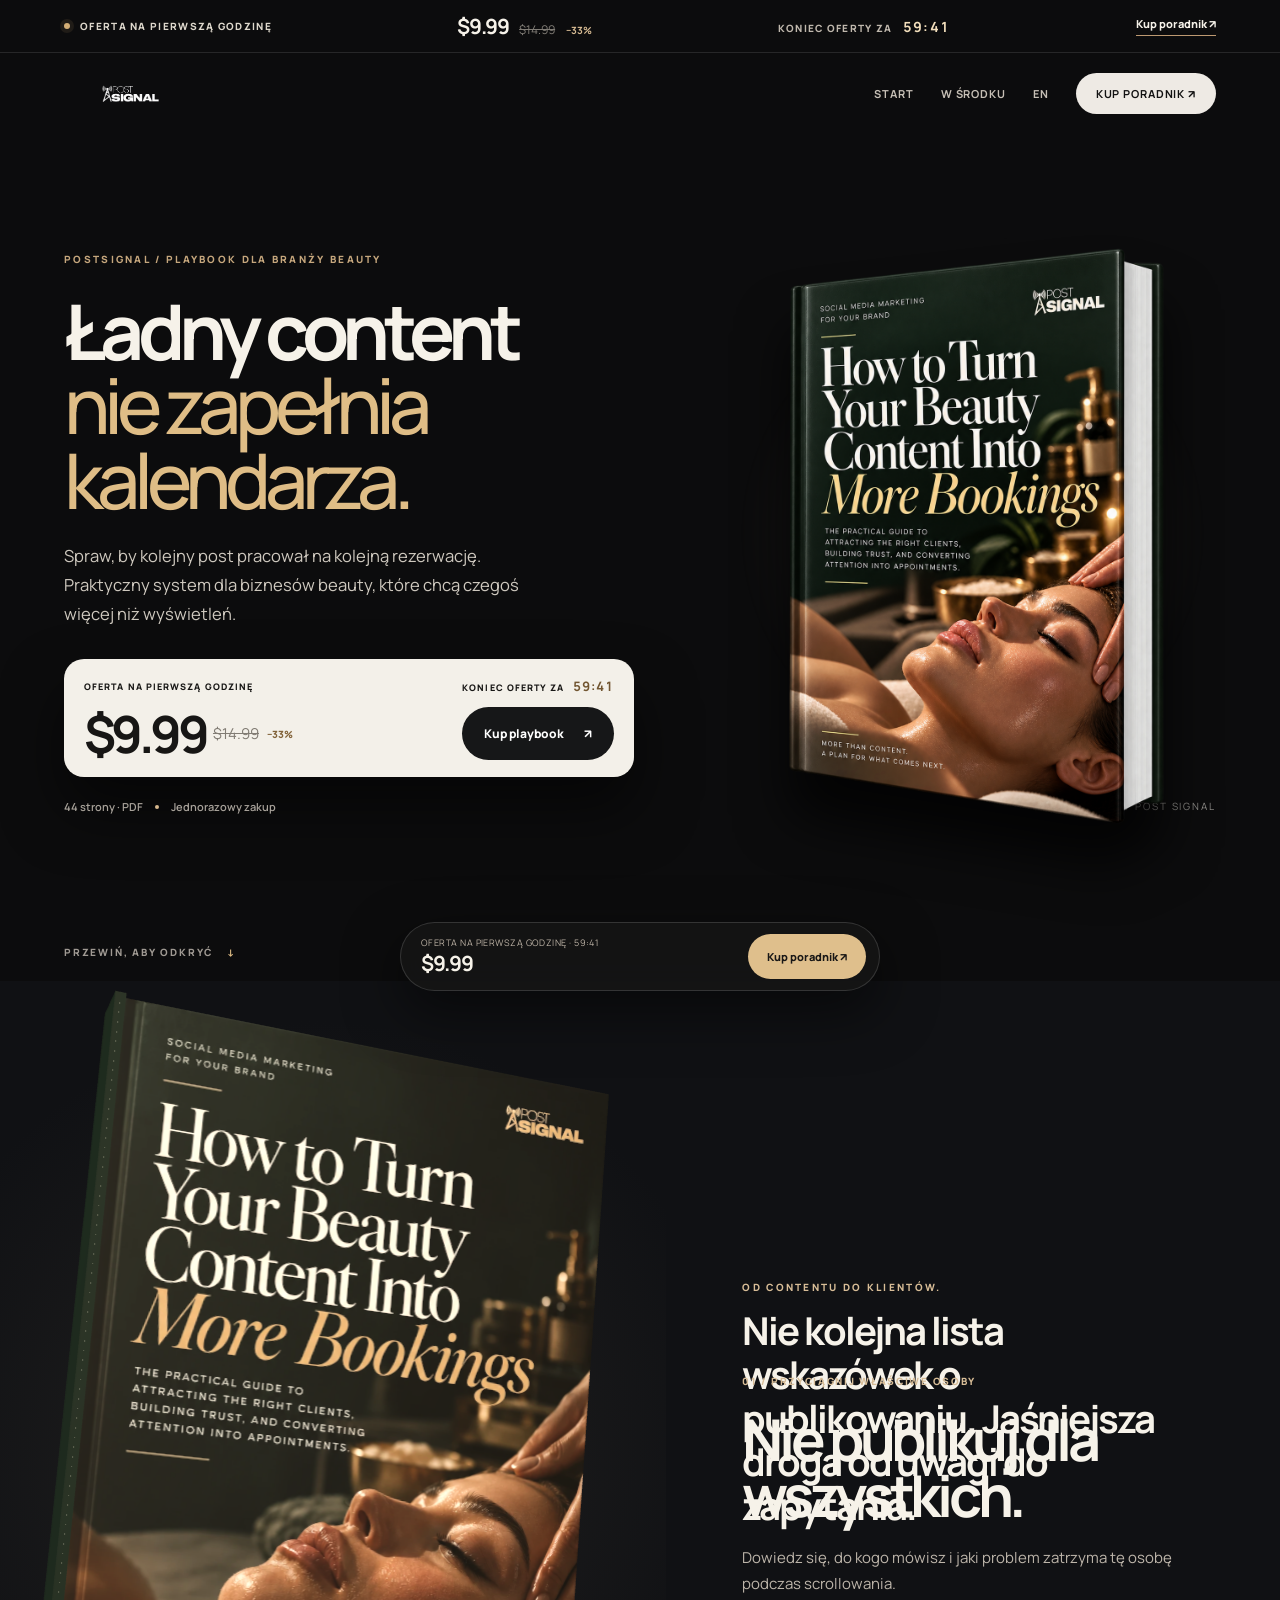
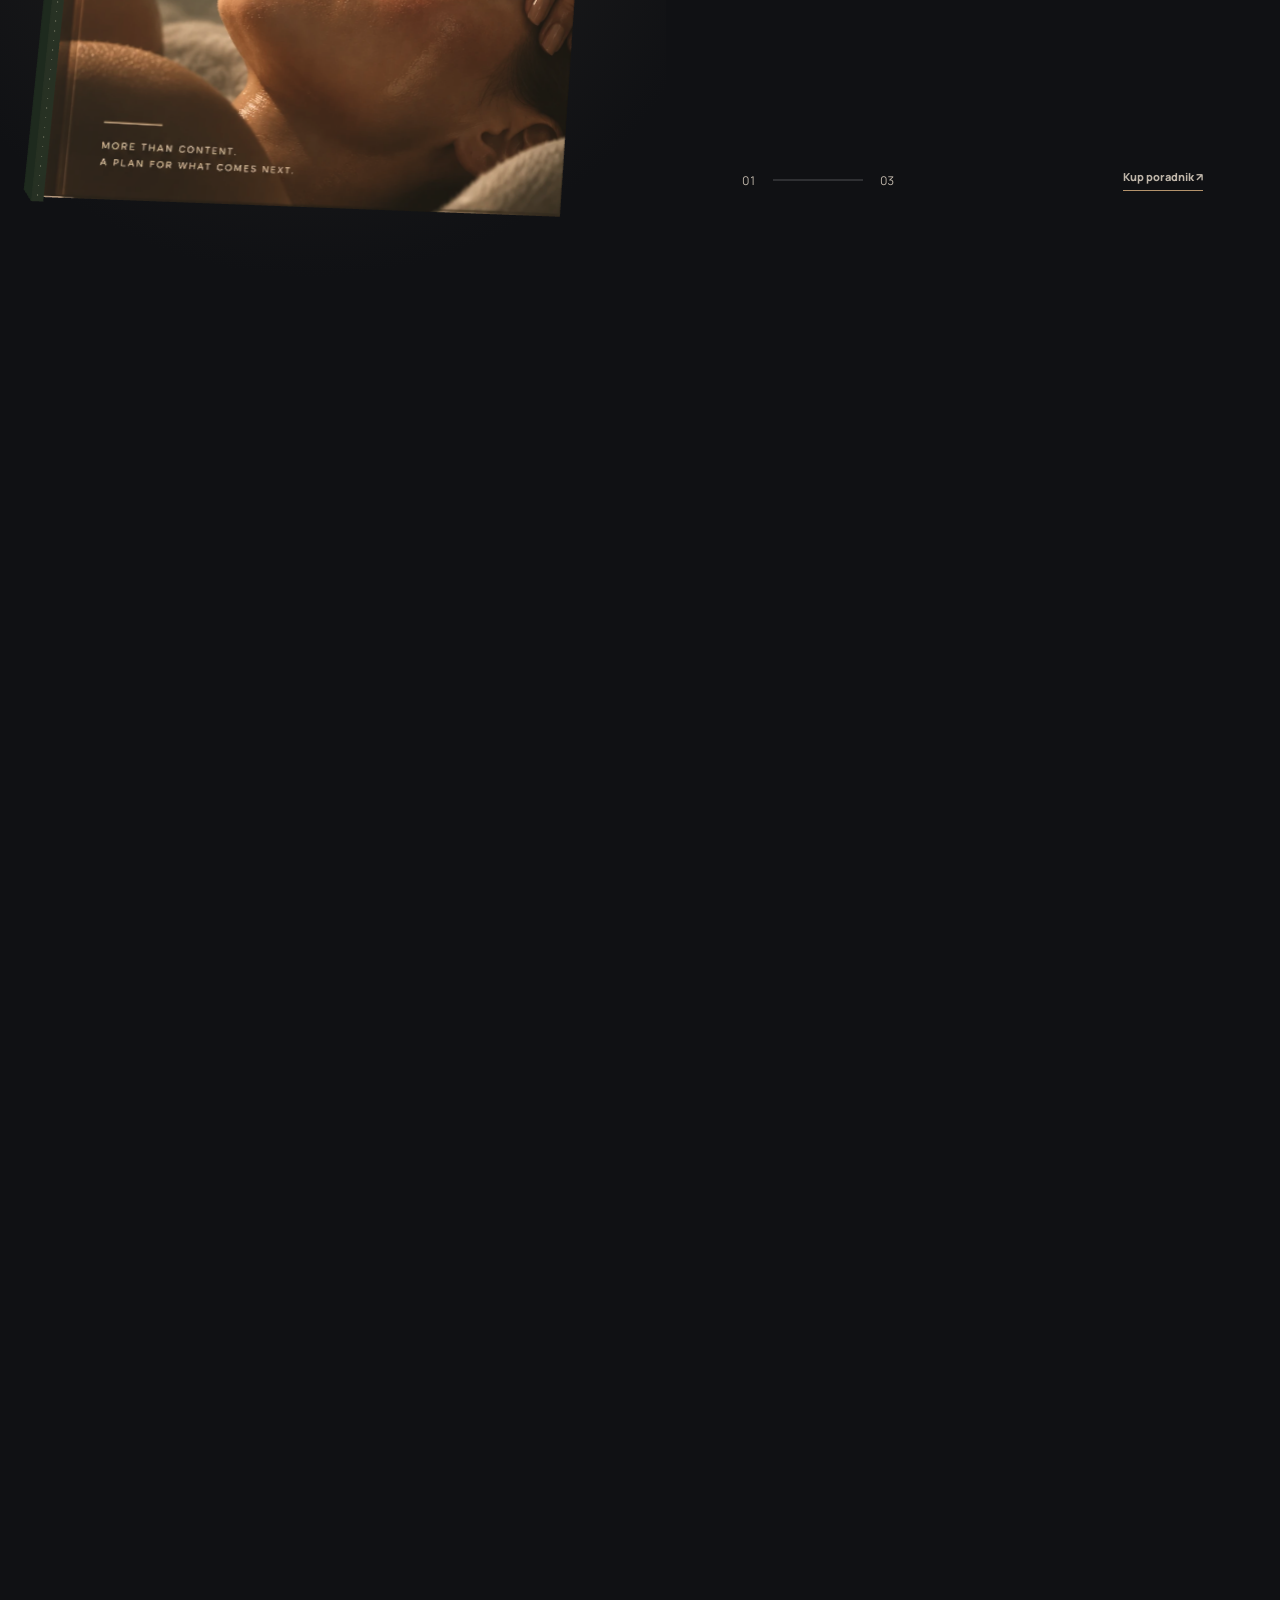
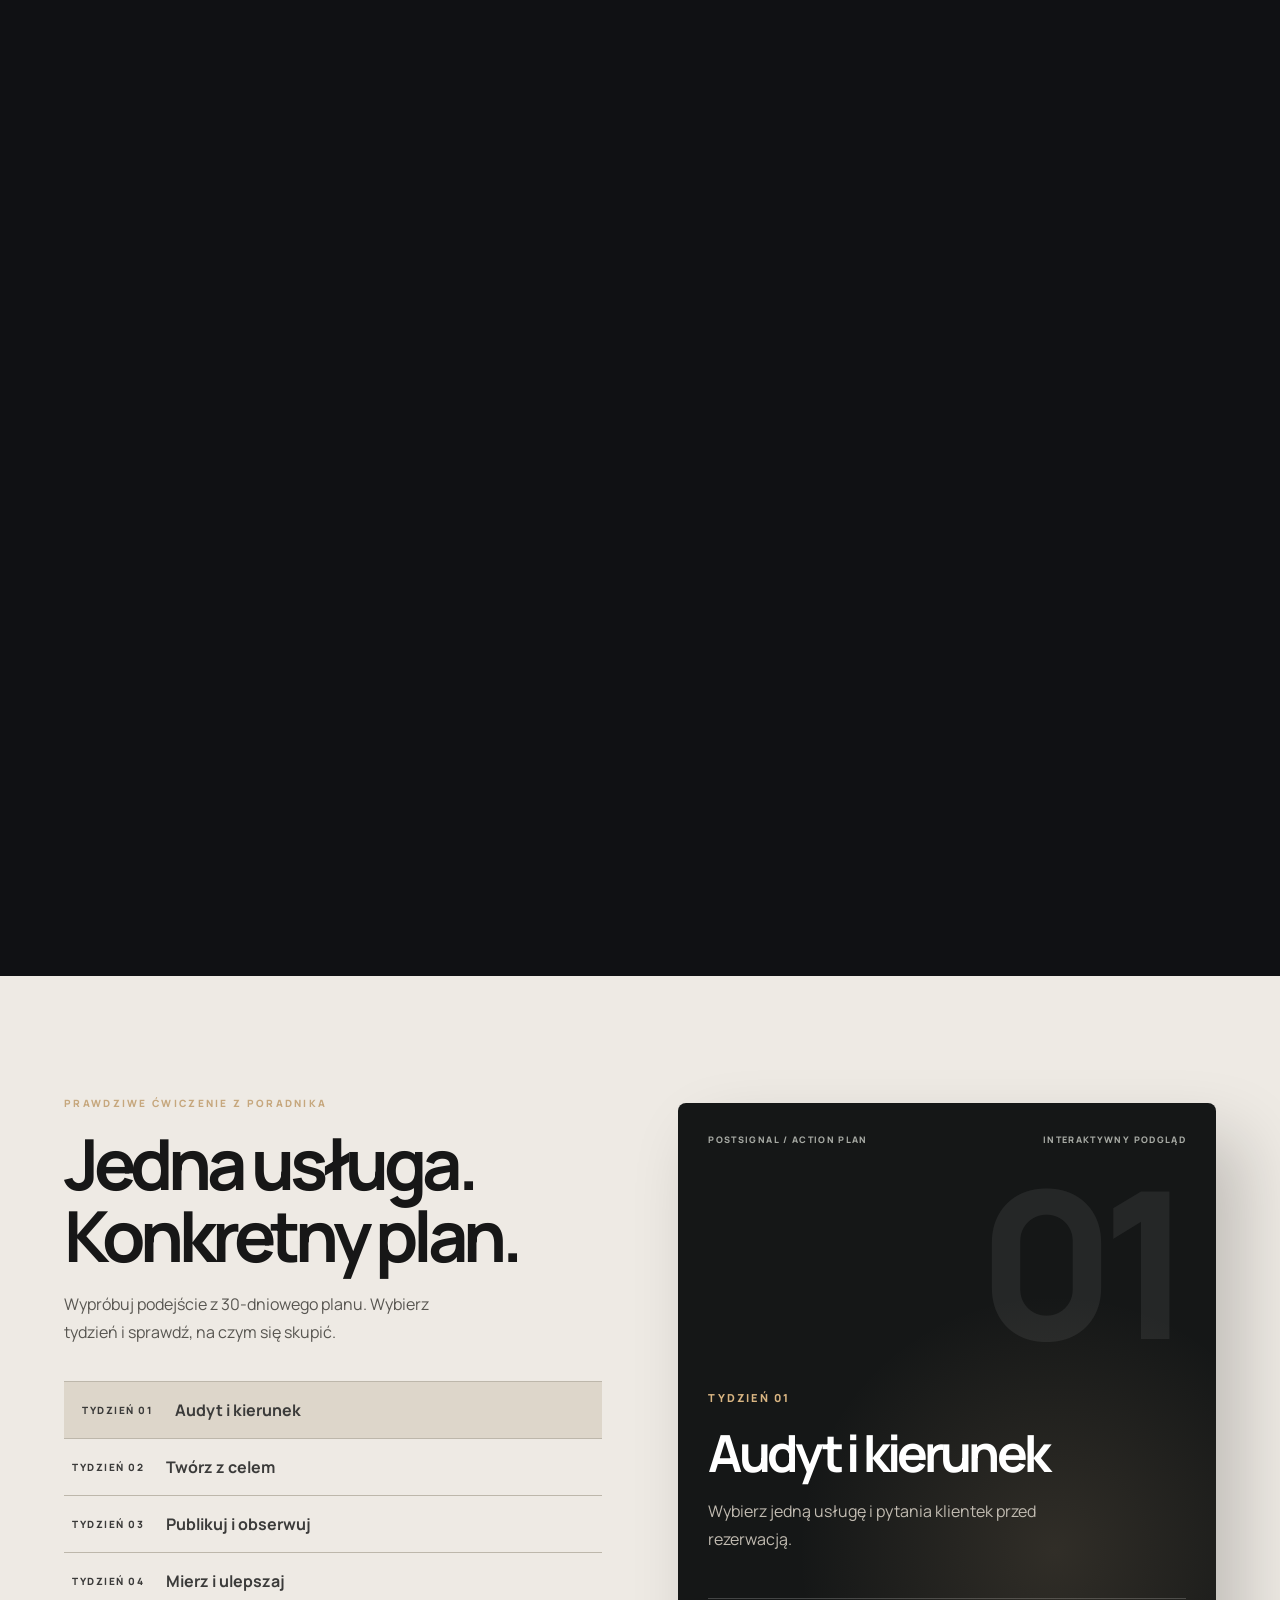
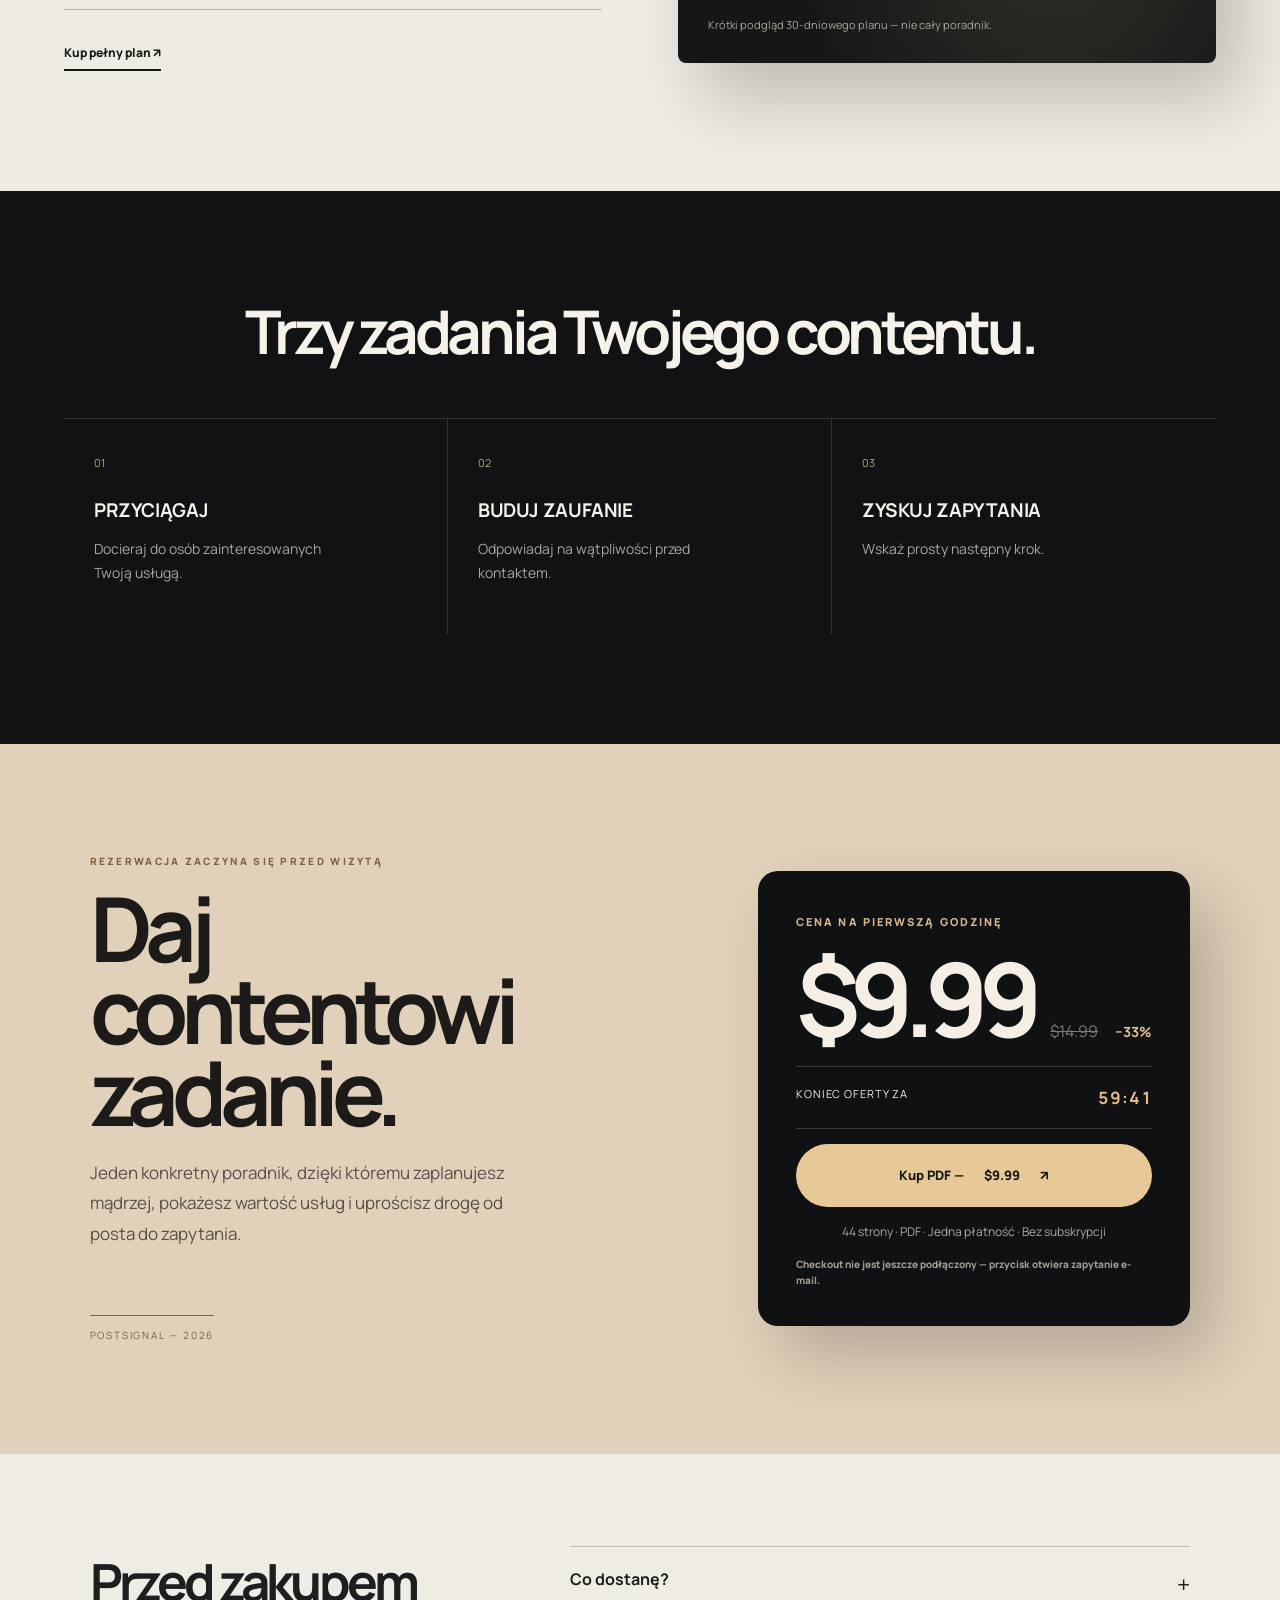
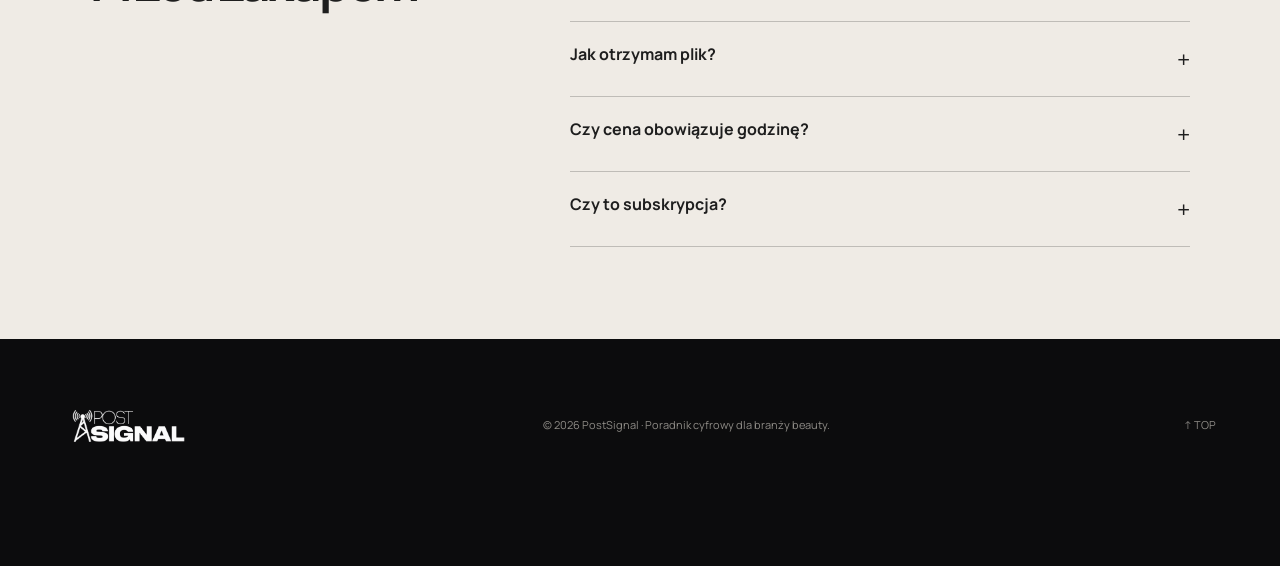
<file: pl/sklep/index.html>
<!doctype html><html lang="pl"><head><meta charset="utf-8"><meta name="viewport" content="width=device-width,initial-scale=1"><meta name="theme-color" content="#0b0b0c"><title>Sklep — More Bookings | PostSignal</title><meta name="description" content="A practical guide to turning beauty content into enquiries and appointments."><link rel="canonical" href="https://postsignal.eu/pl/sklep/"><link rel="alternate" hreflang="en" href="https://postsignal.eu/shop/"><link rel="alternate" hreflang="pl" href="https://postsignal.eu/pl/sklep/"><link rel="stylesheet" href="../../css/shop.css?v=14"><script type="importmap">{"imports":{"three":"../../js/vendor/three.module.min.js"}}</script></head><body>
<div class="progress" aria-hidden="true"></div><div class="offer-dock"><div class="dock-inner"><span class="dock-label"><i></i>OFERTA NA PIERWSZĄ GODZINĘ</span><span class="dock-deal"><strong data-price>$9.99</strong><del data-old>$14.99</del><b data-saving>−33%</b></span><span class="dock-time">KONIEC OFERTY ZA <b data-clock>60:00</b></span><a href="mailto:contact@postsignal.eu" data-checkout class="dock-link">Kup poradnik <span>↗</span></a></div></div>
<header class="header"><a class="brand" href="../" aria-label="PostSignal"><img src="../../assets/img/logo.png" alt="PostSignal"></a><nav><a href="../">Start</a><a href="#preview">W środku</a><a href="../../shop/">EN</a><a href="mailto:contact@postsignal.eu" class="header-buy" data-checkout>Kup poradnik ↗</a></nav></header>
<main><section class="hero" id="top"><div class="hero-copy"><span class="eyebrow">POSTSIGNAL / PLAYBOOK DLA BRANŻY BEAUTY</span><h1>Ładny content<em>nie zapełnia kalendarza.</em></h1><p class="hero-lead">Spraw, by kolejny post pracował na kolejną rezerwację. Praktyczny system dla biznesów beauty, które chcą czegoś więcej niż wyświetleń.</p><div class="hero-deal"><div class="deal-top"><span>OFERTA NA PIERWSZĄ GODZINĘ</span><span class="deal-timer">KONIEC OFERTY ZA <b data-clock>60:00</b></span></div><div class="deal-bottom"><div class="hero-prices"><strong data-price>$9.99</strong><del data-old>$14.99</del><span data-saving>−33%</span></div><a href="mailto:contact@postsignal.eu" class="primary-buy" data-checkout>Kup playbook <span>↗</span></a></div></div><div class="hero-foot"><span>44 strony · PDF</span><i></i><span>Jednorazowy zakup</span></div></div>
<div class="hero-visual" aria-label="Book product preview"><div class="hero-halo"></div><img src="../../assets/shop/ebook-3d.png" alt="How to Turn Your Beauty Content Into More Bookings — ebook" class="hero-image" fetchpriority="high"><span class="hero-number">001 / POST SIGNAL</span></div><div class="hero-scroll">PRZEWIŃ, ABY ODKRYĆ<span>↓</span></div></section>
<section class="chapter" id="story"><div class="chapter-pin"><div class="chapter-visual"><canvas id="book-scene" aria-label="3D book moving with the page scroll"></canvas><div class="scene-fallback"><img src="../../assets/shop/ebook-3d.png" alt="Book preview"></div><div class="scene-ground"></div></div><div class="chapter-copy"><div class="chapter-static"><span class="eyebrow">Od contentu do klientów.</span><h2>Nie kolejna lista wskazówek o publikowaniu. Jaśniejsza droga od uwagi do zapytania.</h2></div><article class="chapter-slide is-active" data-chapter="0"><span>01 / PRZYCIĄGNIJ WŁAŚCIWE OSOBY</span><h3>Nie publikuj dla wszystkich.</h3><p>Dowiedz się, do kogo mówisz i jaki problem zatrzyma tę osobę podczas scrollowania.</p></article><article class="chapter-slide" data-chapter="1"><span>02 / ZAMIENIAJ WYŚWIETLENIA W ZAUFANIE</span><h3>Daj powód, by wybrali Ciebie.</h3><p>Pokaż proces, dowody i przydatne odpowiedzi, które rozwiewają wątpliwości przed kontaktem.</p></article><article class="chapter-slide" data-chapter="2"><span>03 / POPROWADŹ DO REZERWACJI</span><h3>Ułatw wykonanie kroku.</h3><p>Połącz rolkę, profil i rezerwację tak, by zainteresowana klientka wiedziała, co zrobić dalej.</p></article><div class="chapter-bottom"><span data-scene-count>01</span><span class="chapter-track"><i data-chapter-progress></i></span><span>03</span><a href="mailto:contact@postsignal.eu" data-checkout class="chapter-buy">Kup poradnik ↗</a></div></div></div></section>
<section class="preview" id="preview"><div class="preview-copy"><span class="eyebrow">PRAWDZIWE ĆWICZENIE Z PORADNIKA</span><h2>Jedna usługa. Konkretny plan.</h2><p>Wypróbuj podejście z 30-dniowego planu. Wybierz tydzień i sprawdź, na czym się skupić.</p><div class="week-tabs"><button class="week-tab is-active" data-week="0" aria-pressed="true"><small>TYDZIEŃ 01</small><span>Audyt i kierunek</span></button><button class="week-tab " data-week="1" aria-pressed="false"><small>TYDZIEŃ 02</small><span>Twórz z celem</span></button><button class="week-tab " data-week="2" aria-pressed="false"><small>TYDZIEŃ 03</small><span>Publikuj i obserwuj</span></button><button class="week-tab " data-week="3" aria-pressed="false"><small>TYDZIEŃ 04</small><span>Mierz i ulepszaj</span></button></div><a href="mailto:contact@postsignal.eu" data-checkout class="preview-cta">Kup pełny plan ↗</a></div><div class="preview-display"><div class="calendar-head"><span>POSTSIGNAL / ACTION PLAN</span><span>INTERAKTYWNY PODGLĄD</span></div><div class="week-big" data-week-count>01</div><div class="week-body"><small>TYDZIEŃ <span data-week-small>01</span></small><h3 data-week-title>Audyt i kierunek</h3><p data-week-text>Wybierz jedną usługę i pytania klientek przed rezerwacją.</p></div><div class="week-foot">Krótki podgląd 30-dniowego planu — nie cały poradnik.</div></div></section>
<section class="outcomes"><h2>Trzy zadania Twojego contentu.</h2><div class="outcomes-grid"><div class="outcome"><small>01</small><strong>PRZYCIĄGAJ</strong><p>Docieraj do osób zainteresowanych Twoją usługą.</p></div><div class="outcome"><small>02</small><strong>BUDUJ ZAUFANIE</strong><p>Odpowiadaj na wątpliwości przed kontaktem.</p></div><div class="outcome"><small>03</small><strong>ZYSKUJ ZAPYTANIA</strong><p>Wskaż prosty następny krok.</p></div></div></section>
<section class="checkout" id="buy"><div class="checkout-copy"><span class="eyebrow">REZERWACJA ZACZYNA SIĘ PRZED WIZYTĄ</span><h2>Daj contentowi zadanie.</h2><p>Jeden konkretny poradnik, dzięki któremu zaplanujesz mądrzej, pokażesz wartość usług i uprościsz drogę od posta do zapytania.</p><span class="checkout-stamp">POSTSIGNAL — 2026</span></div><div class="checkout-offer"><small>CENA NA PIERWSZĄ GODZINĘ</small><div class="checkout-prices"><strong data-price>$9.99</strong><del data-old>$14.99</del><b data-saving>−33%</b></div><div class="checkout-clock">KONIEC OFERTY ZA <b data-clock>60:00</b></div><a href="mailto:contact@postsignal.eu" class="checkout-button" data-checkout>Kup PDF — <span data-price>$9.99</span> ↗</a><p>44 strony · PDF · Jedna płatność · Bez subskrypcji</p><small class="checkout-warning">Checkout nie jest jeszcze podłączony — przycisk otwiera zapytanie e-mail.</small></div></section>
<section class="faq"><h2>Przed zakupem</h2><div class="faq-items"><details><summary>Co dostanę?<span>+</span></summary><p>Jeden 44-stronicowy PDF o strategii contentu beauty, rolkach, budowaniu zaufania, ścieżce do rezerwacji, pomiarach i 30-dniowym planie działania.</p></details><details><summary>Jak otrzymam plik?<span>+</span></summary><p>Bezpieczne pobieranie wymaga połączenia z dostawcą płatności. Do tego czasu przycisk kupna otwiera zapytanie e-mail.</p></details><details><summary>Czy cena obowiązuje godzinę?<span>+</span></summary><p>Oferta w cenie $9.99 jest wyświetlana przez godzinę od pierwszej wizyty w tej przeglądarce, później strona pokazuje $14.99. Warunek trzeba egzekwować także w checkoutcie.</p></details><details><summary>Czy to subskrypcja?<span>+</span></summary><p>Nie. To zakup jednorazowy do użytku we własnym biznesie. Odsprzedaż i rozpowszechnianie są zabronione. Obowiązują odpowiednie prawa konsumenta i warunki zakupu.</p></details></div></section></main><footer><a href="../"><img src="../../assets/img/logo.png" alt="PostSignal"></a><span>© 2026 PostSignal · Poradnik cyfrowy dla branży beauty.</span><a href="#top">↑ TOP</a></footer>
<div class="sticky-sale" id="sticky-sale"><div><small>OFERTA NA PIERWSZĄ GODZINĘ · <span data-clock>60:00</span></small><strong data-price>$9.99</strong></div><a href="mailto:contact@postsignal.eu" data-checkout>Kup poradnik ↗</a></div>
<script>window.POSTSIGNAL_SHOP_LANGUAGE="pl";window.POSTSIGNAL_SHOP_WEEKS=[["Audyt i kierunek", "Wybierz jedną usługę i pytania klientek przed rezerwacją."], ["Twórz z celem", "Zaplanuj rolkę, post budujący zaufanie i wyjaśnienie usługi."], ["Publikuj i obserwuj", "Wykorzystaj treści i słuchaj pytań prawdziwych klientek."], ["Mierz i ulepszaj", "Sprawdź zapytania oraz utrudnienia rezerwacji. Dopracuj kolejny miesiąc."]];window.POSTSIGNAL_CLOCK_ENDED="KONIEC PROMOCJI";</script><script src="../../js/shop.js?v=14" defer></script><script type="module" src="../../js/shop-three.js?v=14"></script></body></html>
</file>
<file: css/legal.css>
/* Strony prawne: polityka prywatności, cookies, regulamin */
:root{--bg:#070806;--fg:#f5f1e8;--mute:#b9b3a3;--acc:#e0c88f}
*{margin:0;padding:0;box-sizing:border-box}
html{background:var(--bg);-webkit-text-size-adjust:100%}
body{min-height:100vh;display:flex;flex-direction:column;color:var(--fg);font-family:"Archivo",Arial,sans-serif;line-height:1.6;background:radial-gradient(ellipse 80% 50% at 50% -10%,rgba(20,64,44,.55),transparent 70%),var(--bg);background-attachment:fixed}
a{color:var(--fg);text-decoration-color:var(--acc);text-underline-offset:3px}
a:hover{color:var(--acc)}
a:focus-visible,button:focus-visible{outline:2px solid var(--acc);outline-offset:3px;border-radius:4px}
.lh{position:sticky;top:0;z-index:5;display:flex;align-items:center;justify-content:space-between;gap:14px;padding:14px clamp(18px,4vw,40px);background:rgba(7,8,6,.82);-webkit-backdrop-filter:blur(14px);backdrop-filter:blur(14px);box-shadow:0 1px 0 rgba(255,255,255,.08)}
.lh .logo img{display:block;height:34px;width:auto}
.lh-r{display:flex;align-items:center;gap:14px}
.back{font-weight:700;font-size:11px;letter-spacing:.14em;text-transform:uppercase;text-decoration:none;white-space:nowrap;padding:10px 4px}
.lang{display:flex;gap:6px}
.lang a{display:block;width:34px;height:34px;padding:5px;border-radius:50%;background:rgba(0,0,0,.45);border:1px solid rgba(255,255,255,.28);opacity:.6;transition:opacity .25s,border-color .25s}
.lang a img{display:block;width:100%;height:100%;border-radius:50%;object-fit:cover}
.lang a:hover{opacity:1}
.lang a.on{opacity:1;border-color:var(--acc);box-shadow:0 0 0 1px var(--acc)}
main{flex:1;width:min(780px,calc(100% - 40px));margin:0 auto;padding:clamp(40px,8vh,88px) 0 clamp(48px,8vh,96px)}
.kicker{font-weight:600;font-size:12px;letter-spacing:.06em;color:var(--acc);margin-bottom:14px}
h1{font-weight:700;font-size:clamp(34px,7vw,60px);line-height:1;letter-spacing:-.035em;margin-bottom:14px}
.upd{color:var(--mute);font-size:13px;margin-bottom:clamp(28px,5vh,48px)}
.lead{font-size:clamp(16px,1.5vw,18px);color:#ebe6d9;margin-bottom:8px}
h2{font-weight:700;font-size:clamp(20px,2.6vw,26px);letter-spacing:-.02em;line-height:1.15;margin:clamp(30px,5vh,46px) 0 12px}
p,li{font-size:16px;color:#d8d3c6}
p+p{margin-top:12px}
ul{margin:10px 0 0;padding-left:0;list-style:none;display:grid;gap:10px}
li{position:relative;padding-left:22px}
li::before{content:"";position:absolute;left:0;top:.72em;width:8px;height:1px;background:var(--acc)}
.ph{background:rgba(224,200,143,.18);color:var(--acc);border-radius:4px;padding:1px 6px;font-size:.94em;white-space:normal}
.note{margin-top:clamp(30px,5vh,48px);padding:16px 18px;border:1px solid rgba(255,255,255,.14);border-radius:12px;background:rgba(6,8,6,.55);font-size:14px;color:var(--mute)}
.lf{margin-top:auto;padding:36px clamp(18px,4vw,40px) calc(30px + env(safe-area-inset-bottom));border-top:1px solid rgba(255,255,255,.12);background:linear-gradient(transparent,rgba(0,0,0,.6))}
.lf-in{width:min(1240px,100%);margin:0 auto;display:flex;flex-wrap:wrap;justify-content:space-between;align-items:center;gap:18px 30px}
.lf img{display:block;height:34px;width:auto}
.lf nav{display:flex;flex-wrap:wrap;gap:6px 24px}
.lf nav a{color:var(--mute);text-decoration:none;font-size:11px;letter-spacing:.12em;text-transform:uppercase;padding:6px 0}
.lf nav a:hover,.lf nav a[aria-current]{color:var(--acc)}
.lf small{width:100%;color:var(--mute);font-size:11px;letter-spacing:.12em;text-transform:uppercase}
@media(max-width:520px){.back{display:none}.lh .logo img{height:30px}}
</file>
<file: css/shop.css>
@import url('https://fonts.googleapis.com/css2?family=DM+Sans:wght@400;500;600;700;800&family=Manrope:wght@400;500;600;700;800&display=swap');
:root{--bg:#0c0c0d;--ink:#f6f2e9;--muted:#afa9a1;--gold:#dfbd86;--line:#ffffff25;--cream:#eeeae4}*{box-sizing:border-box}html{scroll-behavior:smooth;scroll-padding-top:80px}body{margin:0;background:var(--bg);color:var(--ink);font-family:Manrope,DM Sans,sans-serif;overflow-x:hidden}a{color:inherit;text-decoration:none}button{font:inherit;cursor:pointer}img{display:block;max-width:100%}h1,h2,h3,p{margin:0}::selection{background:var(--gold);color:#101010}a:focus-visible,button:focus-visible,summary:focus-visible{outline:2px solid #fff;outline-offset:4px}.progress{position:fixed;top:0;left:0;width:100%;height:2px;background:var(--gold);transform:scaleX(0);transform-origin:left;z-index:200}
.offer-dock{position:sticky;top:0;z-index:105;background:rgba(13,13,15,.93);backdrop-filter:blur(20px);border-bottom:1px solid #ffffff1c}.dock-inner{height:52px;max-width:1500px;padding:0 5vw;margin:auto;display:flex;align-items:center;justify-content:space-between;gap:20px}.dock-label,.dock-time{font-size:10px;font-weight:800;letter-spacing:.13em;white-space:nowrap}.dock-label{display:flex;align-items:center;gap:10px;color:#ded8cc}.dock-label i{height:6px;width:6px;background:#d4af76;border-radius:50%;box-shadow:0 0 0 4px #d4af7619}.dock-deal{display:flex;gap:11px;align-items:baseline}.dock-deal strong{font-size:21px;letter-spacing:-.07em}.dock-deal del{color:#817d76;font-size:12px}.dock-deal b{font-size:10px;color:#d7bb93}.dock-time{color:#c0b8ad}.dock-time b{color:#f3dfbc;font-variant-numeric:tabular-nums;font-size:14px;margin-left:7px}.dock-link{font-size:11px;font-weight:800;border-bottom:1px solid #bd9971;padding-bottom:4px;white-space:nowrap}.header{max-width:1500px;margin:auto;padding:19px 5vw;display:flex;justify-content:space-between;align-items:center;position:relative;z-index:10}.brand img{width:130px;height:auto;max-height:42px;object-fit:contain}.header nav{display:flex;gap:27px;align-items:center;font-size:11px;font-weight:700;letter-spacing:.08em;text-transform:uppercase}.header nav>a:not(.header-buy){color:#c7c0b6}.header-buy{background:#eeeae4;color:#111;padding:13px 20px;border-radius:999px;white-space:nowrap}
.hero{max-width:1500px;min-height:min(850px,calc(100svh - 52px));margin:auto;padding:22px 5vw 70px;display:grid;grid-template-columns:minmax(0,1.1fr) minmax(0,.9fr);align-items:center;gap:6%;position:relative}.hero-copy{position:relative;z-index:2;max-width:680px}.eyebrow{display:block;font-size:10px;letter-spacing:.23em;text-transform:uppercase;font-weight:800;color:#c6a77d}.hero h1{font-size:clamp(54px,6vw,94px);line-height:.97;letter-spacing:-.079em;font-weight:700;margin:28px 0 24px;max-width:12ch}.hero h1 em{display:block;font-weight:500;font-style:normal;color:var(--gold)}.hero-lead{color:#cfc9bf;font-size:clamp(15px,1.3vw,18px);line-height:1.75;max-width:490px}.hero-deal{max-width:570px;margin-top:31px;background:#f3f0e9;color:#171615;padding:18px 20px 17px;border-radius:20px;box-shadow:0 32px 60px #0008}.deal-top{display:flex;justify-content:space-between;gap:10px;align-items:center;font-size:9px;font-weight:800;letter-spacing:.12em;text-transform:uppercase}.deal-timer b{font-size:13px;font-variant-numeric:tabular-nums;color:#715530;margin-left:5px}.deal-bottom{margin-top:12px;display:flex;gap:22px;justify-content:space-between;align-items:center}.hero-prices{display:flex;flex-wrap:wrap;gap:8px;align-items:center}.hero-prices strong{font-size:clamp(40px,4vw,59px);letter-spacing:-.09em;line-height:1}.hero-prices del{font-size:15px;color:#817c74}.hero-prices>span{font-size:10px;font-weight:800;color:#82633a}.primary-buy,.checkout-button{display:flex;align-items:center;justify-content:center;gap:20px;padding:18px 22px;background:#161718;color:white;border-radius:999px;font-size:12px;font-weight:800;white-space:nowrap;transition:transform .22s,background .22s}.primary-buy:hover,.checkout-button:hover{transform:translateY(-3px);background:#38312a}.hero-foot{margin-top:22px;display:flex;gap:12px;align-items:center;color:#a8a29a;font-size:11px;font-weight:600}.hero-foot i{height:4px;width:4px;background:#d6b78d;border-radius:50%}.hero-visual{position:relative;min-height:650px;display:grid;place-items:center;isolation:isolate}.hero-halo{position:absolute;width:105%;aspect-ratio:1;border-radius:50%;background:radial-gradient(circle,#ffffff16 0%,#d0b39a11 28%,transparent 65%);filter:blur(4px)}.hero-image{width:auto;max-width:97%;max-height:640px;object-fit:contain;filter:drop-shadow(0 45px 26px #000b);animation:bookFloat 6s ease-in-out infinite alternate;position:relative;z-index:1}.hero-number{position:absolute;right:0;bottom:45px;letter-spacing:.19em;color:#8e8c88;font-size:10px}.hero-scroll{position:absolute;left:5vw;bottom:22px;color:#a09a93;font-size:10px;letter-spacing:.18em;font-weight:800;display:flex;gap:14px}.hero-scroll span{color:var(--gold)}@keyframes bookFloat{from{transform:translateY(-8px) rotate(-2deg)}to{transform:translateY(10px) rotate(1deg)}}
.chapter{height:355vh;position:relative;background:#101114}.chapter-pin{height:100svh;position:sticky;top:0;display:grid;grid-template-columns:52% 48%;overflow:hidden}.chapter-visual{position:relative;min-width:0;display:grid;place-items:center;background:radial-gradient(circle at 47% 52%,#34312d 0%,#19191a 38%,#101114 73%)}.chapter-visual canvas{position:absolute;inset:0;width:100%;height:100%;z-index:3;display:block}.scene-fallback{position:relative;width:65%;max-height:75vh;display:grid;place-items:center}.scene-fallback img{max-height:75vh;object-fit:contain}.chapter-visual.is-ready .scene-fallback{display:none}.scene-ground{position:absolute;bottom:12%;height:1px;width:65%;background:linear-gradient(90deg,transparent,#ffffff22,transparent)}.chapter-copy{padding:12vh 9vw 11vh 6vw;display:flex;flex-direction:column;justify-content:center;position:relative;z-index:3}.chapter-static{margin-bottom:7vh}.chapter-static .eyebrow{color:#d8bd97}.chapter-static h2{font-size:clamp(28px,3vw,45px);line-height:1.14;letter-spacing:-.055em;margin-top:15px;max-width:500px}.chapter-slide{position:absolute;top:43%;left:6vw;right:7vw;opacity:0;transform:translateY(23px);pointer-events:none;transition:opacity .4s,transform .5s}.chapter-slide.is-active{opacity:1;transform:translateY(0);pointer-events:auto}.chapter-slide>span{color:#d8bd97;letter-spacing:.17em;font-size:10px;font-weight:800}.chapter-slide h3{font-size:clamp(44px,4.5vw,72px);line-height:.98;letter-spacing:-.075em;margin:21px 0;max-width:540px}.chapter-slide p{color:#bdb5aa;font-size:15px;line-height:1.75;max-width:430px}.chapter-bottom{position:absolute;bottom:10%;left:6vw;right:6vw;display:flex;gap:17px;align-items:center;font-size:12px;font-variant-numeric:tabular-nums;color:#bfb6aa}.chapter-track{height:2px;background:#ffffff22;width:90px}.chapter-track i{display:block;width:100%;height:100%;background:var(--gold);transform:scaleX(0);transform-origin:left}.chapter-buy{margin-left:auto;font-weight:800;border-bottom:1px solid #b4936c;padding-bottom:6px;font-size:11px}
.preview{background:var(--cream);color:#171717;display:grid;grid-template-columns:1fr 1fr;gap:6vw;align-items:center;padding:120px max(5vw,calc((100vw - 1500px)/2 + 75px))}.preview-copy h2{font-size:clamp(48px,5.5vw,81px);letter-spacing:-.075em;line-height:1.02;margin:18px 0}.preview-copy>p{color:#585651;font-size:16px;line-height:1.75;max-width:420px}.week-tabs{margin:35px 0 26px;border-top:1px solid #bdb7ab}.week-tab{display:flex;gap:22px;width:100%;align-items:center;text-align:left;border:0;border-bottom:1px solid #bdb7ab;background:transparent;padding:17px 8px;color:#3b3b3a;transition:padding .2s,background .2s}.week-tab:hover,.week-tab.is-active{padding-left:18px;background:#ddd6ca}.week-tab small{font-size:10px;font-weight:800;letter-spacing:.15em;min-width:70px}.week-tab span{font-size:16px;font-weight:700}.preview-cta{display:inline-block;border-bottom:2px solid #161616;padding:8px 0;font-size:12px;font-weight:800}.preview-display{background:#151717;min-height:560px;border-radius:8px;color:white;display:flex;flex-direction:column;padding:30px;position:relative;overflow:hidden;box-shadow:25px 35px 70px #0003}.preview-display:before{content:'';position:absolute;inset:20% -30% -40% 10%;background:radial-gradient(circle,#cfb08626,transparent 55%);pointer-events:none}.calendar-head{display:flex;justify-content:space-between;gap:10px;color:#a7aaa4;font-size:9px;letter-spacing:.15em;font-weight:800}.week-big{font-size:clamp(155px,16vw,285px);letter-spacing:-.13em;line-height:1;font-weight:800;color:#ffffff12;position:absolute;top:10%;right:6%;font-variant-numeric:tabular-nums;transition:opacity .3s}.week-body{position:relative;z-index:1;margin:auto 0 45px;max-width:410px}.week-body small{color:#d9b582;letter-spacing:.2em;font-size:11px;font-weight:800}.week-body h3{font-size:clamp(42px,4vw,67px);line-height:1.05;letter-spacing:-.075em;margin:19px 0}.week-body p{color:#c1bbb1;font-size:16px;line-height:1.7}.week-foot{border-top:1px solid #ffffff32;padding-top:18px;color:#aaa59d;font-size:11px;line-height:1.5}
.outcomes{padding:110px 5vw;background:#111214}.outcomes>h2{font-size:clamp(38px,4.7vw,72px);line-height:1.03;letter-spacing:-.07em;max-width:850px;margin:0 auto 55px;text-align:center}.outcomes-grid{display:grid;grid-template-columns:repeat(3,1fr);max-width:1400px;margin:auto;border-top:1px solid #ffffff24}.outcome{padding:36px 30px 20px;border-right:1px solid #ffffff24;min-height:215px}.outcome:last-child{border-right:0}.outcome small{display:block;color:#bba27d;font-size:11px;margin-bottom:27px}.outcome strong{font-size:19px;letter-spacing:-.02em}.outcome p{font-size:14px;color:#aaa59e;line-height:1.75;margin-top:14px;max-width:260px}
.checkout{background:#e1d1bb;color:#1c1b19;padding:110px 7vw;display:grid;grid-template-columns:1fr .8fr;gap:10vw;align-items:center}.checkout-copy .eyebrow{color:#80613f}.checkout-copy h2{font-size:clamp(60px,7vw,108px);line-height:.92;letter-spacing:-.08em;margin:19px 0 24px;max-width:9ch}.checkout-copy p{max-width:440px;font-size:17px;line-height:1.8;color:#595049}.checkout-stamp{display:inline-block;margin-top:65px;border-top:1px solid #756756;padding-top:12px;color:#726251;font-size:10px;letter-spacing:.18em}.checkout-offer{padding:38px;background:#101112;border-radius:20px;color:#f4eee4;box-shadow:24px 30px 65px #0003}.checkout-offer>small{font-size:11px;letter-spacing:.19em;color:#d6b890;font-weight:800}.checkout-prices{display:flex;align-items:baseline;gap:17px;flex-wrap:wrap;margin:16px 0}.checkout-prices strong{font-size:clamp(70px,8vw,116px);letter-spacing:-.095em;line-height:1}.checkout-prices del{color:#80796e}.checkout-prices b{color:#e7c18d;font-size:14px}.checkout-clock{padding:19px 0;margin:15px 0;border-top:1px solid #ffffff2d;border-bottom:1px solid #ffffff2d;display:flex;justify-content:space-between;gap:10px;font-size:11px;letter-spacing:.08em}.checkout-clock b{font-variant-numeric:tabular-nums;color:#e4bd89;font-size:17px}.checkout-button{background:#e7c998;color:#151515;border-radius:999px;width:100%;min-height:63px;font-size:13px}.checkout-offer>p{color:#b2aaa0;text-align:center;font-size:12px;margin:16px 0}.checkout-warning{font-size:10px!important;color:#a49b91!important;letter-spacing:0!important;line-height:1.6;display:block}
.faq{padding:92px 7vw;background:#efebe5;color:#1e1e1e;display:grid;grid-template-columns:.65fr 1fr;gap:6vw}.faq h2{font-size:clamp(38px,4vw,64px);letter-spacing:-.07em}.faq-items{border-top:1px solid #0003}.faq details{padding:21px 0;border-bottom:1px solid #0003}.faq summary{list-style:none;display:flex;justify-content:space-between;gap:20px;font-weight:700;font-size:16px;cursor:pointer}.faq summary span{font-size:23px;font-weight:400}.faq details[open] summary span{transform:rotate(45deg)}.faq details p{color:#65605b;font-size:14px;line-height:1.75;margin-top:16px;max-width:680px}footer{padding:44px 5vw 100px;display:flex;align-items:center;gap:35px;justify-content:space-between;color:#8e8b86;font-size:11px}footer img{width:125px}.sticky-sale{position:fixed;bottom:16px;left:50%;transform:translate(-50%,155%);z-index:101;width:min(480px,calc(100vw - 28px));padding:11px 13px 11px 20px;background:#151515ed;backdrop-filter:blur(18px);border:1px solid #ffffff24;border-radius:999px;display:flex;justify-content:space-between;align-items:center;gap:15px;transition:transform .35s;box-shadow:0 20px 55px #0008}.sticky-sale.show{transform:translate(-50%,0)}.sticky-sale small{display:block;color:#bcb2a5;font-size:9px;letter-spacing:.05em}.sticky-sale strong{display:block;font-size:21px;letter-spacing:-.06em}.sticky-sale>a{font-weight:800;font-size:11px;color:#191716;background:#dfbf8c;padding:15px 19px;border-radius:999px;white-space:nowrap}.offer-expired [data-old],.offer-expired [data-saving]{display:none!important}
@media(max-width:1100px){.hero{gap:2%;grid-template-columns:1.1fr .9fr}.hero h1{font-size:clamp(45px,5.5vw,75px)}.hero-visual{min-height:540px}.hero-image{max-height:520px}.deal-bottom{flex-direction:column;align-items:stretch}.primary-buy{width:100%}.chapter-copy{padding-right:4vw}.chapter-slide{right:4vw}.preview{gap:4vw}}
@media(max-width:760px){.dock-inner{height:auto;min-height:48px;gap:9px;padding:8px 4vw}.dock-label{display:none}.dock-time{font-size:0}.dock-time b{font-size:12px;margin:0}.dock-link{font-size:10px}.header{padding:16px 5vw}.header nav{gap:13px}.header nav>a:first-child,.header nav>a:nth-child(2){display:none}.brand img{width:115px}.header-buy{padding:10px 13px}.hero{min-height:0;grid-template-columns:1fr;padding:34px 5vw 72px;gap:0}.hero h1{font-size:clamp(52px,11vw,82px);max-width:12ch}.hero-lead{font-size:15px}.hero-visual{grid-row:1;min-height:380px}.hero-image{max-height:390px}.hero-number{right:1vw;bottom:12px}.hero-scroll{bottom:20px}.hero-deal{max-width:100%}.deal-bottom{flex-direction:row}.primary-buy{width:auto}.chapter{height:330vh}.chapter-pin{grid-template-columns:1fr;grid-template-rows:49% 51%}.chapter-copy{padding:10px 7vw}.chapter-static{margin:0}.chapter-static h2{font-size:25px;margin-top:7px}.chapter-slide{top:35%;left:7vw;right:7vw}.chapter-slide h3{font-size:clamp(38px,9vw,56px);margin:11px 0}.chapter-slide p{font-size:13px;line-height:1.55}.chapter-bottom{bottom:6%;left:7vw;right:7vw}.preview{grid-template-columns:1fr;padding:80px 5vw}.preview-display{min-height:460px}.outcomes{padding:80px 5vw}.outcomes-grid{grid-template-columns:1fr}.outcome{min-height:auto;padding:25px 5px;border:0;border-bottom:1px solid #ffffff22}.checkout{grid-template-columns:1fr;padding:75px 5vw;gap:45px}.checkout-stamp{margin-top:24px}.faq{grid-template-columns:1fr;padding:80px 5vw}footer{flex-wrap:wrap;padding-bottom:120px}}
@media(max-width:430px){.dock-deal strong{font-size:17px}.dock-deal del{font-size:10px}.dock-deal b{font-size:9px}.hero-visual{min-height:320px}.hero-image{max-height:330px}.deal-bottom{flex-direction:column}.primary-buy{width:100%}.hero h1{font-size:49px}.chapter-static h2{font-size:22px}.chapter-slide h3{font-size:36px}.chapter-slide p{font-size:12px}.chapter-bottom{gap:10px}.chapter-buy{font-size:9px}}
@media(prefers-reduced-motion:reduce){html{scroll-behavior:auto}*,*:before,*:after{animation:none!important;transition:none!important}.hero-image{transform:none!important}}
</file>
